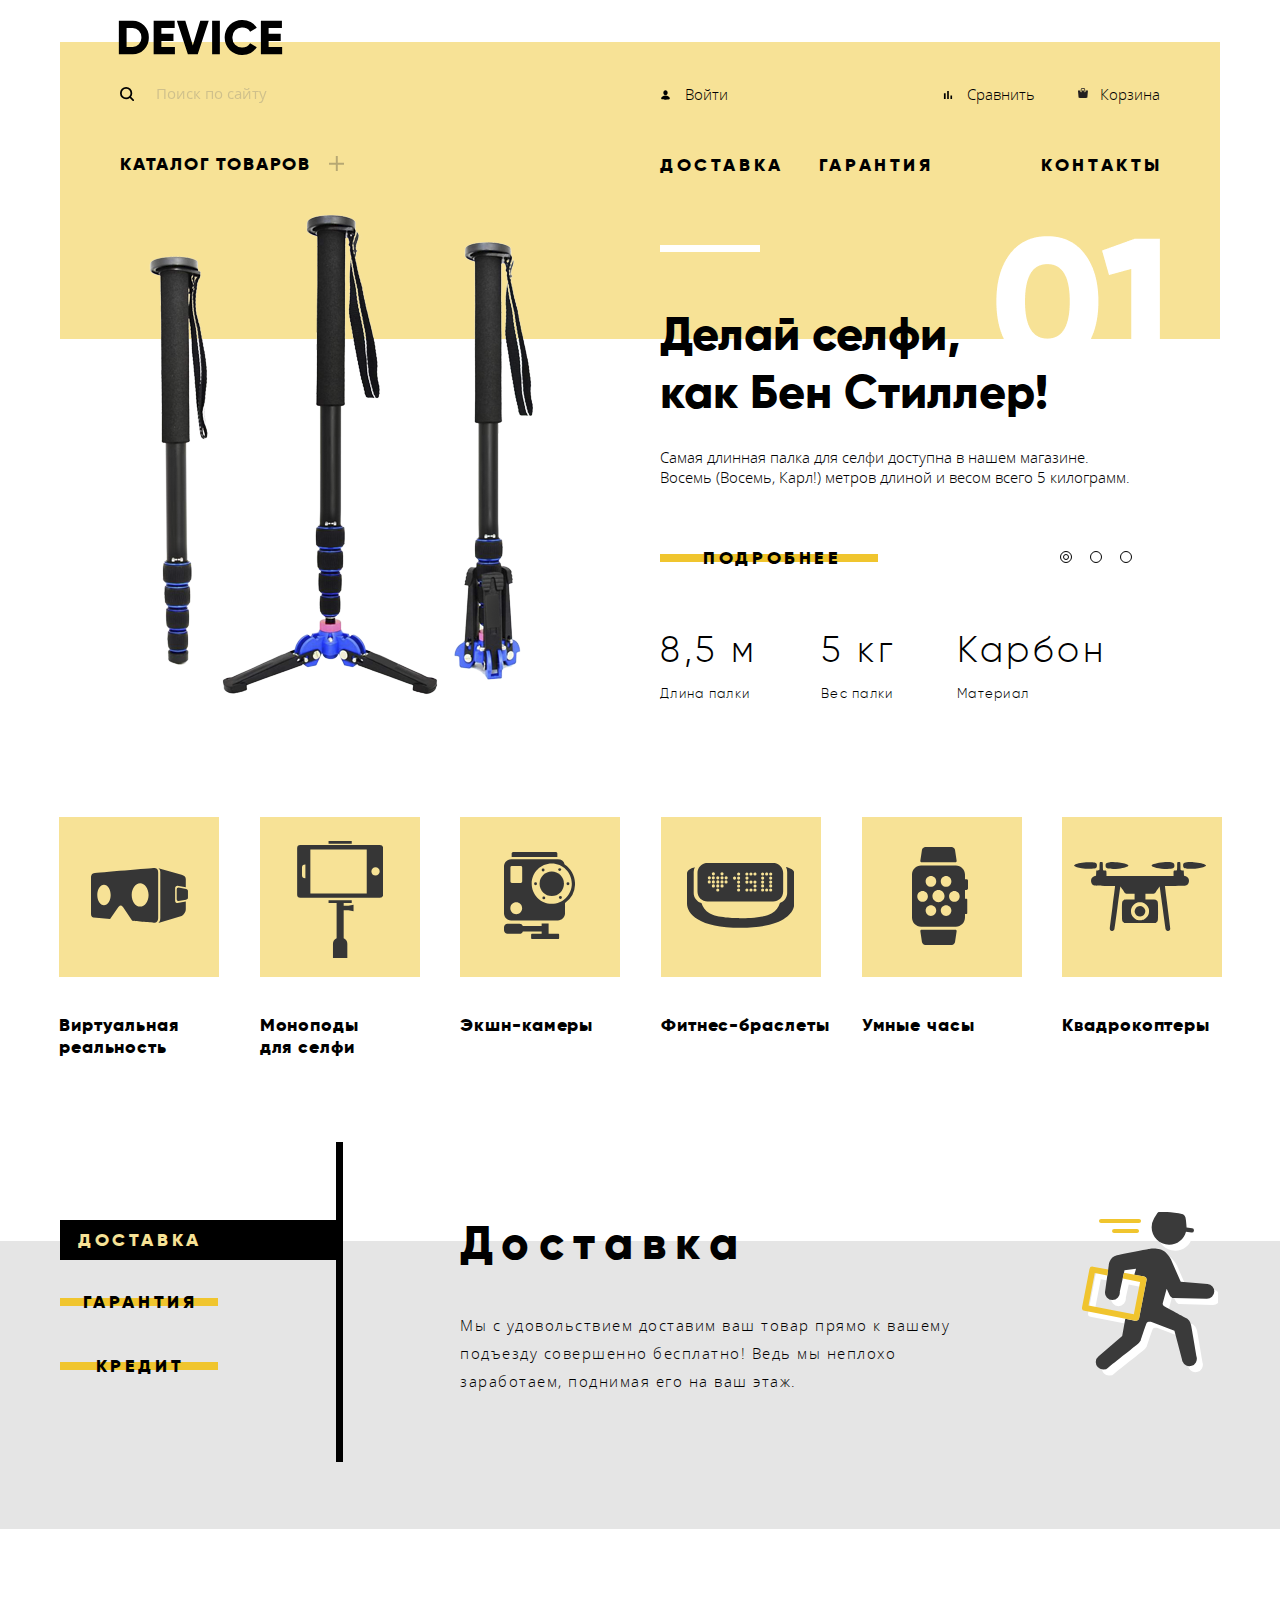
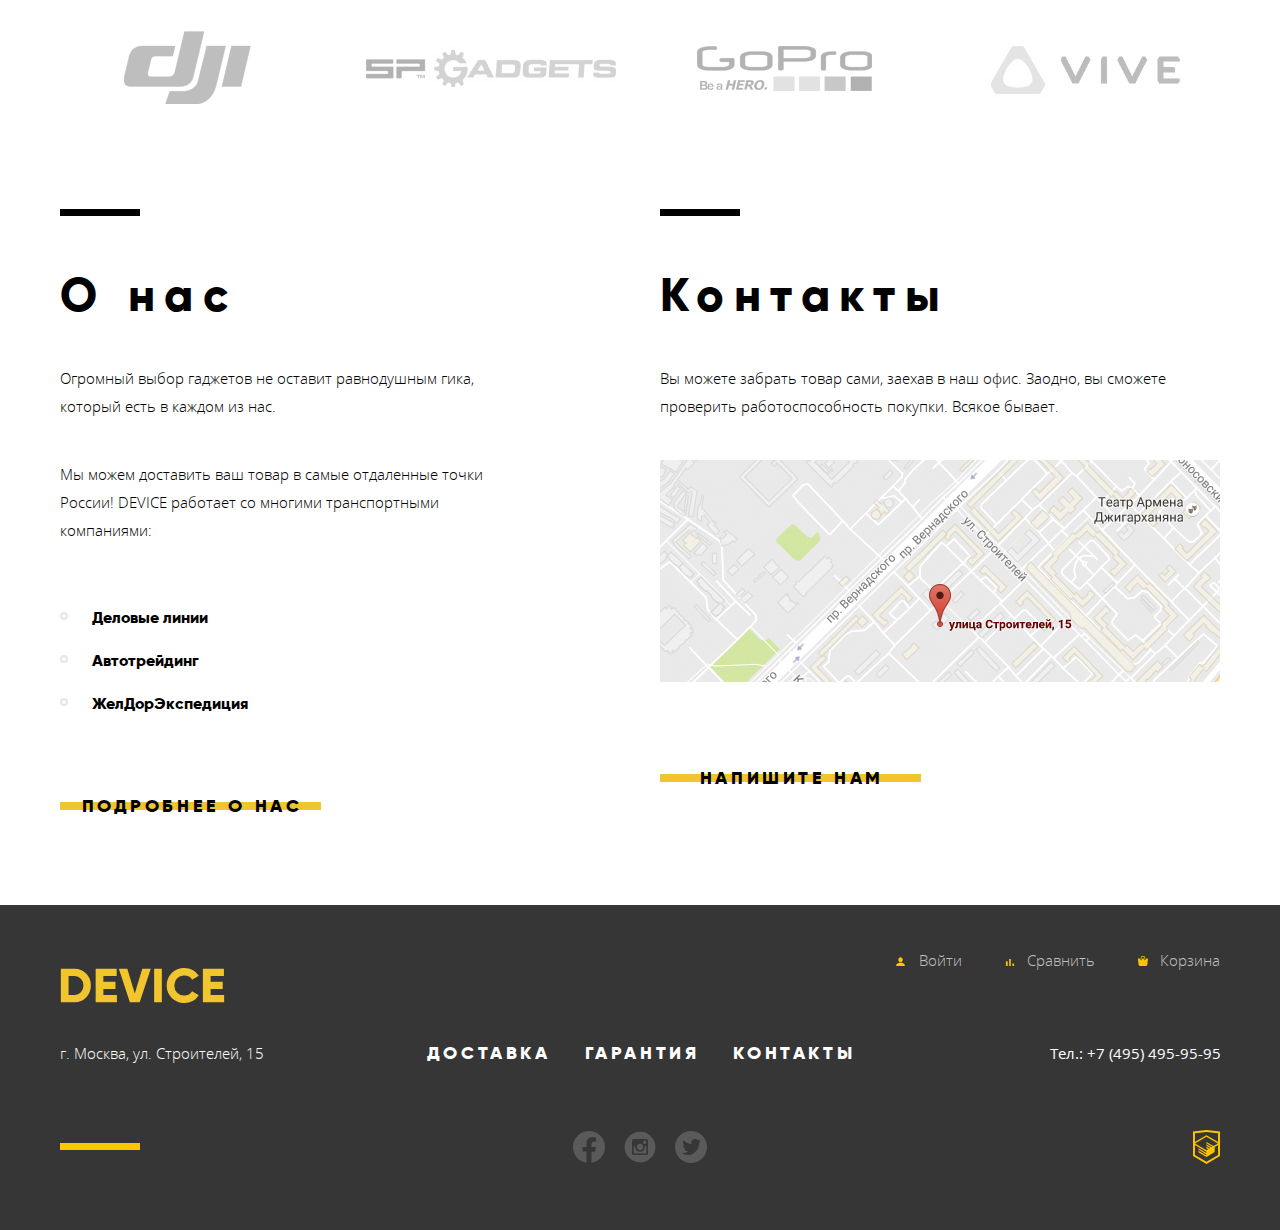
<file: index.html>
<!DOCTYPE html>
<html lang="ru">

<head>
  <meta charset="utf-8">
  <link rel="stylesheet" href="css/normalize.css">
  <link rel="stylesheet" href="css/style.min.css">
  <title>HTML Academy: Девайс</title>
</head>

<body>

  <header class="main-header container">

    <a class="logo">
      <svg width="165px" height="35px" xmlns="http://www.w3.org/2000/svg" viewBox="0 0 164 35">
        <title class="logo-title">Device</title>
        <path
          d="M.35.7v33.6h13.532a15.723 15.723 0 0011.72-4.824A16.464 16.464 0 0030.314 17.5a16.465 16.465 0 00-4.712-11.976A15.723 15.723 0 0013.882.7zm7.733 26.208V8.089h5.8a8.648 8.648 0 016.5 2.568 9.412 9.412 0 012.489 6.84 9.41 9.41 0 01-2.489 6.84 8.646 8.646 0 01-6.5 2.568h-5.8zm34.8-5.952h12.082v-7.3H42.879V8.089H56.17V.7H35.146v33.6h21.265v-7.392H42.879v-5.952zM79.226 34.3L90.245.7h-8.458l-7.491 24.72L66.805.7h-8.457l11.019 33.6zm14.4 0h7.733V.7h-7.733zm38.615-1.416a15.514 15.514 0 006.041-5.688l-6.67-3.84a7.488 7.488 0 01-3.165 3.024 9.874 9.874 0 01-4.664 1.1 9.594 9.594 0 01-7.177-2.736 9.907 9.907 0 01-2.682-7.248 9.908 9.908 0 012.682-7.248 9.594 9.594 0 017.177-2.736 9.914 9.914 0 014.64 1.08 7.6 7.6 0 013.189 3.048l6.67-3.84a15.881 15.881 0 00-6.09-5.688 17.419 17.419 0 00-8.409-2.088 17.12 17.12 0 00-17.592 17.472 17.12 17.12 0 0017.589 17.476 17.519 17.519 0 008.458-2.088zm17.881-11.928h12.082v-7.3h-12.085V8.089h13.29V.7h-21.022v33.6h21.264v-7.392h-13.532v-5.952z" />
      </svg>
    </a>

    <nav class="main-menu">
      <div class="user-menu-wrap">
        <form action="https://echo.htmlacademy.ru" method="POST" name="main-search" class="search-top">
          <label for="search-field" class="visually-hidden">Поиск по сайту</label>
          <input type="search" name="search" id="search-field" class="search-field" placeholder="Поиск по сайту">
          <button class="search-button" type="submit">Найти</button>
        </form>
        <ul class="user-menu user-login">
          <li>
            <a class="link user-login--link user-icon-header" href="#">Войти</a>
          </li>

        </ul>
        <ul class="user-menu user-menu-card">
          <li class="user-menu-card--compare">
            <a class="link user-menu-card--compare-link user-icon-header" href="#">Сравнить</a></li>
          <li class="user-menu-card--basket">
            <a class="link user-menu-card--basket-link user-icon-header" href="#">Корзина</a>
          </li>
        </ul>
      </div>

      <ul class="site-navigation top-navigation">
        <li>
          <ul class="catalog-top-menu">
            <li class="top-navigation-item--dropdown">
              <a href="#" class="link top-navigation--first site-navigation-link"><span>каталог товаров</span></a>
              <ul>
                <li class="catalog-menu sub-menu">
                  <ul class="sub-menu-list">
                    <li>
                      <a class="link" href="#">Виртуальная реальность</a>
                    </li>
                    <li>
                      <a class="link" href="monopods.html">Моноподы для селфи</a>
                    </li>
                    <li>
                      <a class="link" href="#">Экшн-камеры</a>
                    </li>
                  </ul>
                  <ul class="sub-menu-list">
                    <li>
                      <a class="link" href="#">Фитнес-браслеты</a>
                    </li>
                    <li>
                      <a class="link" href="#">Умные часы</a>
                    </li>
                  </ul>
  
                  <ul class="sub-menu-list">
                    <li>
                      <a class="link" href="#">Квадрокоптер</a>
                    </li>
                  </ul>
                </li>
              </ul>
  
            </li>
          </ul>
        </li>
        <li>
          <ul class="top-navigation-list">
            <li class="top-navigation-item"><a class="link site-navigation-link" href="#">доставка</a></li>
            <li class="top-navigation-item"><a class="link site-navigation-link" href="#">гарантия</a></li>
            <li class='top-navigation-item'><a class="link site-navigation-link" href="#">контакты</a></li>
          </ul>
        </li>

      </ul>
      
    </nav>

  </header>

  <main>
    <h1 class="visually-hidden">Интернет магазин Device</h1>
    <section class="promo">
      <div class="container">
        <h2 class="visually-hidden">Слайдер с предложениями</h2>
        <ul class="sliders">
          <li class="slider-item slider-item--active">
            <img src="img/slider-1.png" width="384" height="486" alt="Селфи палка">
            <div class="slider-content">
              <p class="slider-header">Делай селфи, <br>
                как Бен Стиллер! </p>
              <p class="slider-text">Самая длинная палка для селфи доступна в нашем магазине.
                Восемь (Восемь, Карл!) метров длиной и весом всего 5 килограмм.</p>
              <a class="link button button-custom" href="#">подробнее</a>

              <ul class="slider-params">
                <li class="slider-params-item">
                  <p class="slider-params-title">8,5 м</p>
                  <p class="slider-params-text">Длина палки</p>
                </li>
                <li class="slider-params-item">
                  <p class="slider-params-title">5 кг</p>
                  <p class="slider-params-text">Вес палки</p>
                </li>
                <li class="slider-params-item">
                  <p class="slider-params-title">Карбон</p>
                  <p class="slider-params-text">Материал</p>
                </li>
              </ul>
            </div>
          </li>
          <li class="slider-item">
            <img src="img/slider-2.png" width="345" height="485" alt="Фитнес браслет">
            <div class="slider-content">
              <p class="slider-header">Худеем <br>
                правильно! </p>
              <p class="slider-text">Мотивирующие фитнес-браслеты помогут найти в себе силы <br>
                не пропускать занятия и соблюдать диету.</p>
              <a class="link button button-custom" href="#">подробнее</a>

              <ul class="slider-params">
                <li class="slider-params-item">
                  <p class="slider-params-title">48 часов</p>
                  <p class="slider-params-text">Без подзарядки</p>
                </li>

              </ul>
            </div>
          </li>
          <li class="slider-item">
            <img src="img/slider-3.png" width="526" height="334" alt="Квадрокоптер">
            <div class="slider-content">
              <p class="slider-header">Порхает как бабочка, жалит как пчела!</p>
              <p class="slider-text">Этот обычный, на первый взгляд, квадрокоптер оснащен <br>
                мощным лазером, замаскированным под стандартную камеру.
              </p>
              <a class="link button button-custom" href="#">подробнее</a>

              <ul class="slider-params">
                <li class="slider-params-item">
                  <p class="slider-params-title">800 м</p>
                  <p class="slider-params-text">Дальность полета</p>
                </li>
                <li class="slider-params-item">
                  <p class="slider-params-title">50 м</p>
                  <p class="slider-params-text">Радиус поражения</p>
                </li>

              </ul>
            </div>
          </li>

        </ul>

        <ul class="slider-navigation">
          <li>
            <a href="#" class="slider-navigation--active"><span class="visually-hidden">Слайдер 1</span></a>
          </li>
          <li>
            <a href="#"><span class="visually-hidden">Слайдер 2</span></a>
          </li>
          <li>
            <a href="#"><span class="visually-hidden">Слайдер 3</span></a>
          </li>
        </ul>
      </div>
    </section>

    <section class="popular">
      <div class="container">
        <h3 class="visually-hidden">Категории товаров</h3>
        <ul class="popular-list">
          <li class="popular-item">
            <a href="#" class="link popular-link">Виртуальная
              реальность</a>
          </li>
          <li class="popular-item">
            <a href="#" class="link popular-link">Моноподы <br>для селфи</a>
          </li>
          <li class="popular-item">
            <a href="#" class="link popular-link">Экшн-камеры</a>
          </li>
          <li class="popular-item">
            <a href="#" class="link popular-link">Фитнес-браслеты</a>
          </li>
          <li class="popular-item">
            <a href="#" class="link popular-link">Умные часы</a>
          </li>
          <li class="popular-item">
            <a href="#" class="link popular-link">Квадрокоптеры</a>
          </li>
        </ul>
      </div>
    </section>

    <section class="services">
      <div class="container">
        <h3 class="visually-hidden">Сервисная информация</h3>
        <ul class="service-navigation">
          <li class="service-navigation-item">
            <a href="#" class="link button button-custom button-service  button-service--active">Доставка</a>
          </li>
          <li class="service-navigation-item">
            <a href="#" class="link button button-custom button-service">Гарантия</a>
          </li>
          <li class="service-navigation-item">
            <a href="#" class="link button button-custom button-service">Кредит</a>
          </li>
        </ul>

        <ul class="service-list">
          <li class="service-item service-delivery service-item--active">
            <p class="service-title">Доставка</p>
            <p class="service-text">Мы с удовольствием доставим ваш товар прямо к вашему
              подъезду совершенно бесплатно! Ведь мы неплохо <br>
              заработаем, поднимая его на ваш этаж.</p>
          </li>
          <li class="service-item service-warranty">
            <p class="service-title">Гарантия</p>
            <p class="service-text">Если из-за возгорания купленного у нас товара у вас сгорит дом — <br>
              не переживайте, мы выдадим вам новый. <br>
              Товар, не дом, конечно же.</p>
          </li>
          <li class="service-item service-loan">
            <p class="service-title">Кредит</p>
            <p class="service-text">Залезть в долговую яму стало проще! Кредитные консультанты
              подберут для вас наиболее выгодные
              условия кредита. Выгодные для нашего банка, разумеется.</p>
          </li>
        </ul>
      </div>
    </section>

    <section class="brands">
      <div class="container">
        <h3 class="visually-hidden">Бренды</h3>
        <ul class="brands-list">
          <li class="brands-item">
            <a href="#">
              <img src="img/logo-1.png" width="260" height="100" alt="dji ">
            </a>
          </li>
          <li class="brands-item">
            <a href="#">
              <img src="img/logo-2.png" width="260" height="100" alt="spGadgets">
            </a>
          </li>
          <li class="brands-item">
            <a href="#">
              <img src="img/logo-3.png" width="260" height="100" alt="GoPRO">
            </a>
          </li>
          <li class="brands-item">
            <a href="#">
              <img src="img/logo-4.png" width="260" height="100" alt="Vive">
            </a>
          </li>
        </ul>
      </div>
    </section>

    <section class="about-us">
      <div class="container">
        <h3 class="visually-hidden">Контактная информация</h3>
        <section class="info">
          <h3>О нас</h3>
          <p>Огромный выбор гаджетов не оставит равнодушным гика,
            который есть в каждом из нас.</p>
          <p>Мы можем доставить ваш товар в самые отдаленные точки
            России! DEVICE работает со многими транспортными компаниями:</p>

          <ul class="info-list">
            <li>Деловые линии</li>
            <li>Автотрейдинг</li>
            <li>ЖелДорЭкспедиция</li>
          </ul>
          <a href="#" class="link button button-custom">подробнее о нас</a>
        </section>
        <section class="main-contact">
          <h3>Контакты</h3>
          <p>Вы можете забрать товар сами, заехав в наш офис. Заодно, вы сможете
            проверить работоспособность покупки. Всякое бывает.</p>
          <a class="map-link" href="map.html">
            <img src="img/map.png" width="560" height="222" alt="Адрес магазина - г. Москва, ул. Строителей, 15">
          </a>
          <a href="#" class="link button button-custom feedback">напишите нам</a>
        </section>
      </div>
    </section>
  </main>

  <footer class="main-footer">
    <div class="logo-and-menu-wrapper container">
      <a class="logo">
        <svg width="165px" height="35px" xmlns="http://www.w3.org/2000/svg" viewBox="0 0 164 35" fill="#F0C52E">
          <title class="logo-title">Device</title>
          <path
            d="M.35.7v33.6h13.532a15.723 15.723 0 0011.72-4.824A16.464 16.464 0 0030.314 17.5a16.465 16.465 0 00-4.712-11.976A15.723 15.723 0 0013.882.7zm7.733 26.208V8.089h5.8a8.648 8.648 0 016.5 2.568 9.412 9.412 0 012.489 6.84 9.41 9.41 0 01-2.489 6.84 8.646 8.646 0 01-6.5 2.568h-5.8zm34.8-5.952h12.082v-7.3H42.879V8.089H56.17V.7H35.146v33.6h21.265v-7.392H42.879v-5.952zM79.226 34.3L90.245.7h-8.458l-7.491 24.72L66.805.7h-8.457l11.019 33.6zm14.4 0h7.733V.7h-7.733zm38.615-1.416a15.514 15.514 0 006.041-5.688l-6.67-3.84a7.488 7.488 0 01-3.165 3.024 9.874 9.874 0 01-4.664 1.1 9.594 9.594 0 01-7.177-2.736 9.907 9.907 0 01-2.682-7.248 9.908 9.908 0 012.682-7.248 9.594 9.594 0 017.177-2.736 9.914 9.914 0 014.64 1.08 7.6 7.6 0 013.189 3.048l6.67-3.84a15.881 15.881 0 00-6.09-5.688 17.419 17.419 0 00-8.409-2.088 17.12 17.12 0 00-17.592 17.472 17.12 17.12 0 0017.589 17.476 17.519 17.519 0 008.458-2.088zm17.881-11.928h12.082v-7.3h-12.085V8.089h13.29V.7h-21.022v33.6h21.264v-7.392h-13.532v-5.952z" />
        </svg>
      </a>
      <ul class="user-menu user-menu--footer">
        <li class="user-menu-item--login">
          <a class="link user-menu--link user-menu--footer-link" href="#">
            Войти</a>
        </li>
        <li class="user-menu-item--chart">
          <a class="link user-menu-item--chart-link user-menu--footer-link" href="#">Сравнить</a>
        </li>
        <li class="user-menu-item--basket">
          <a class="link user-menu-item--basket-link user-menu--footer-link" href="#">Корзина</a>
        </li>
      </ul>
    </div>

    <div class="container address-and-menu-wrapper">
      <p class="footer-address">г. Москва, ул. Строителей, 15</p>
      <ul class="site-navigation site-navigation--footer">
        <li>
          <a class="link site-navigation-link" href="#">доставка</a>
        </li>
        <li>
          <a class="link site-navigation-link" href="#">гарантия</a>
        </li>
        <li>
          <a class="link site-navigation-link" href="#">контакты</a>
        </li>

      </ul>
      <a class="link footer-tel" href="tel:+74954959595">Тел.: +7 (495) 495-95-95</a>
    </div>
    <div class="social-wrapper container">
      <div class="decoration-line"></div>
      <ul class="social">
        <li class="social-item">
          <a href="#">
            <svg width="32" height="32" viewBox="0 0 32 32" fill="none" xmlns="http://www.w3.org/2000/svg">
              <path
                d="M31.9973 16C31.9973 7.16267 24.8347 0 15.9987 0C7.16267 0 0 7.16267 0 16C0 23.984 5.85067 30.6027 13.4987 31.8027V20.624H9.43733V15.9987H13.4987V12.4747C13.4987 8.464 15.888 6.24933 19.5413 6.24933C21.292 6.24933 23.1227 6.56133 23.1227 6.56133V10.4987H21.1067C19.12 10.4987 18.5 11.732 18.5 12.9973V16H22.9373L22.228 20.6253H18.5V31.804C26.148 30.604 31.9987 23.9853 31.9987 16H31.9973Z"
                fill="white" fill-opacity="0.6" />
            </svg>


            <span class="visually-hidden">facebook</span>
          </a>
        </li>
        <li class="social-item">
          <a href="#">
            <svg width="32" height="32" viewBox="0 0 32 32" fill="none" xmlns="http://www.w3.org/2000/svg">
              <path
                d="M20.7999 16.0001C20.7999 17.2732 20.2942 18.4941 19.3941 19.3943C18.4939 20.2944 17.273 20.8001 15.9999 20.8001C14.7269 20.8001 13.506 20.2944 12.6058 19.3943C11.7057 18.4941 11.1999 17.2732 11.1999 16.0001C11.1999 15.7265 11.2287 15.4593 11.2783 15.2001H9.59995V21.5953C9.59995 22.0401 9.95995 22.4001 10.4047 22.4001H21.5967C21.8099 22.3997 22.0142 22.3147 22.1648 22.1639C22.3154 22.013 22.3999 21.8085 22.3999 21.5953V15.2001H20.7215C20.7711 15.4593 20.7999 15.7265 20.7999 16.0001ZM15.9999 19.2001C16.4203 19.2 16.8365 19.1171 17.2248 18.9562C17.6131 18.7952 17.9659 18.5594 18.263 18.2621C18.5602 17.9648 18.7958 17.6119 18.9566 17.2235C19.1174 16.8351 19.2001 16.4189 19.1999 15.9985C19.1998 15.5782 19.1169 15.162 18.956 14.7737C18.795 14.3854 18.5592 14.0326 18.2619 13.7355C17.9646 13.4383 17.6117 13.2026 17.2233 13.0419C16.8349 12.8811 16.4187 12.7984 15.9983 12.7985C15.1494 12.7987 14.3354 13.1362 13.7353 13.7366C13.1352 14.337 12.7981 15.1512 12.7983 16.0001C12.7986 16.849 13.136 17.6631 13.7364 18.2632C14.3368 18.8633 15.151 19.2003 15.9999 19.2001ZM19.8399 12.6401H21.7583C21.8858 12.6401 22.0081 12.5896 22.0983 12.4996C22.1886 12.4097 22.2395 12.2876 22.2399 12.1601V10.2417C22.2399 10.114 22.1892 9.99151 22.0989 9.90119C22.0086 9.81088 21.8861 9.76014 21.7583 9.76014H19.8399C19.7122 9.76014 19.5897 9.81088 19.4994 9.90119C19.4091 9.99151 19.3583 10.114 19.3583 10.2417V12.1601C19.3599 12.4241 19.5759 12.6401 19.8399 12.6401ZM15.9999 0.640137C11.9262 0.640137 8.01934 2.25842 5.13879 5.13898C2.25823 8.01954 0.639946 11.9264 0.639946 16.0001C0.639946 20.0739 2.25823 23.9807 5.13879 26.8613C8.01934 29.7419 11.9262 31.3601 15.9999 31.3601C18.0171 31.3601 20.0144 30.9628 21.878 30.1909C23.7415 29.419 25.4348 28.2876 26.8611 26.8613C28.2874 25.435 29.4188 23.7417 30.1907 21.8782C30.9626 20.0146 31.3599 18.0172 31.3599 16.0001C31.3599 13.983 30.9626 11.9857 30.1907 10.1221C29.4188 8.25856 28.2874 6.56528 26.8611 5.13898C25.4348 3.71267 23.7415 2.58126 21.878 1.80935C20.0144 1.03743 18.0171 0.640137 15.9999 0.640137ZM23.9999 22.2225C23.9999 23.2001 23.1999 24.0001 22.2223 24.0001H9.77755C8.79995 24.0001 7.99995 23.2001 7.99995 22.2225V9.77774C7.99995 8.80014 8.79995 8.00014 9.77755 8.00014H22.2223C23.1999 8.00014 23.9999 8.80014 23.9999 9.77774V22.2225Z"
                fill="white" fill-opacity="0.6" />
            </svg>

            <span class="visually-hidden">instagram</span>
          </a>
        </li>
        <li class="social-item">
          <a href="#">
            <svg width="32" height="32" viewBox="0 0 32 32" fill="none" xmlns="http://www.w3.org/2000/svg">
              <path
                d="M16 32C13.8333 32 11.7604 31.5781 9.78125 30.7344C7.80208 29.8906 6.09896 28.7552 4.67188 27.3281C3.24479 25.901 2.10938 24.1979 1.26562 22.2188C0.421875 20.2396 0 18.1667 0 16C0 13.8333 0.421875 11.7604 1.26562 9.78125C2.10938 7.80208 3.24479 6.09896 4.67188 4.67188C6.09896 3.24479 7.80208 2.10938 9.78125 1.26562C11.7604 0.421875 13.8333 0 16 0C18.1667 0 20.2396 0.421875 22.2188 1.26562C24.1979 2.10938 25.901 3.24479 27.3281 4.67188C28.7552 6.09896 29.8906 7.80208 30.7344 9.78125C31.5781 11.7604 32 13.8333 32 16C32 18.1667 31.5781 20.2396 30.7344 22.2188C29.8906 24.1979 28.7552 25.901 27.3281 27.3281C25.901 28.7552 24.1979 29.8906 22.2188 30.7344C20.2396 31.5781 18.1667 32 16 32ZM25.4062 8C25.2812 8.0625 25.0938 8.17708 24.8438 8.34375L24.2344 8.75L23.6562 9.0625L23 9.28125C22.2292 8.42708 21.2812 8 20.1562 8C17.7188 8 16.5 9.02083 16.5 11.0625V12.9062C13.1458 12.7396 10.5729 11.5104 8.78125 9.21875C8.26042 9.76042 8 10.3542 8 11C8 12.375 8.51042 13.4167 9.53125 14.125C9.40625 14.125 9.22917 14.1354 9 14.1562C8.77083 14.1771 8.58854 14.1771 8.45312 14.1562C8.31771 14.1354 8.16667 14.0833 8 14C8 14.9583 8.25521 15.7552 8.76562 16.3906C9.27604 17.026 9.97917 17.4375 10.875 17.625C10.6667 17.875 10.375 18 10 18C9.66667 18 9.375 17.9062 9.125 17.7188C9.125 18.5312 9.51562 19.1615 10.2969 19.6094C11.0781 20.0573 11.9583 20.2917 12.9375 20.3125C12.5625 20.875 12.0156 21.2969 11.2969 21.5781C10.5781 21.8594 9.8125 22 9 22C8.70833 22 8.30729 21.9271 7.79688 21.7812C7.28646 21.6354 7.02083 21.5625 7 21.5625C7.33333 22.2292 8.01562 22.8021 9.04688 23.2812C10.0781 23.7604 11.3854 24 12.9688 24C14.3646 24 15.6667 23.7552 16.875 23.2656C18.0833 22.776 19.1146 22.125 19.9688 21.3125C20.8229 20.5 21.5573 19.5729 22.1719 18.5312C22.7865 17.4896 23.2448 16.4115 23.5469 15.2969C23.849 14.1823 24 13.0833 24 12C24 11.9583 24.125 11.8698 24.375 11.7344C24.625 11.599 24.9167 11.4167 25.25 11.1875C25.5833 10.9583 25.8333 10.7188 26 10.4688C24.875 10.4688 24.125 10.4896 23.75 10.5312C24.4792 10.0938 25.0312 9.25 25.4062 8Z"
                fill="white" fill-opacity="0.6" />
            </svg>

            <span class="visually-hidden">twitter</span>
          </a>
        </li>
      </ul>
      <a class="developer" href="https://up.htmlacademy.ru/htmlcss/28">
        <img src="img/logo-html.svg" width="27" height="34" alt="HTMLACADEMY">
      </a>
    </div>
  </footer>

  <section class="modal modal-map">
    <h3 class="visually-hidden">Карта с адресом магазина</h3>
    <iframe aria-label="г. Москва, ул. Строителей, 15" src="https://www.google.com/maps/embed?pb=!1m18!1m12!1m3!1d2249.1125488779985!2d37.527429315923776!3d55.6870309805358!2m3!1f0!2f0!3f0!3m2!1i1024!2i768!4f13.1!3m3!1m2!1s0x46b54cf65f5c8955%3A0x694710ccd55501e!2z0YPQuy4g0KHRgtGA0L7QuNGC0LXQu9C10LksIDE1LCDQnNC-0YHQutCy0LAsINCg0L7RgdGB0LjRjywgMTE5MzEx!5e0!3m2!1sru!2sus!4v1593927855156!5m2!1sru!2sus" width="994" allowfullscreen="" aria-hidden="false" tabindex="0"></iframe>
    
    <button class="button--close" type="button" aria-label="Закрыть окно">X</button>
  </section>

  <section class="modal modal-form">
    <div class="container">
      <h3 class="visually-hidden">Форма обратной свзяи</h3>
      <form action="https://echo.htmlacademy.ru" method="POST" name="write-us">
        <div class="first-block">
          <p>
            <label for="name-field">Ваше имя:</label> <br>
            <input type="text" name="name" id="name-field" placeholder="Имя Фамилия">
          </p>
          <p>
            <label for="email-field">Ваш e-mail:</label> <br>
            <input type="email" name="email" id="email-field" placeholder="email@example.com">
          </p>
        </div>
        <p class="modal-letter">
          <label for="letter-field">Текст письма:</label> <br>
          <textarea name="letter" id="letter-field" cols="30" rows="10" placeholder="В свободной форме"></textarea>
        </p>
        <p>
          <button class="button modal-button" type="submit">отправить</button>
        </p>
      </form>
      <button class="button--close modal-form--close" type="button" aria-label="Закрыть окно">X</button>
    </div>
  </section>
  <script src="js/script.min.js"></script>
</body>

</html>
</file>
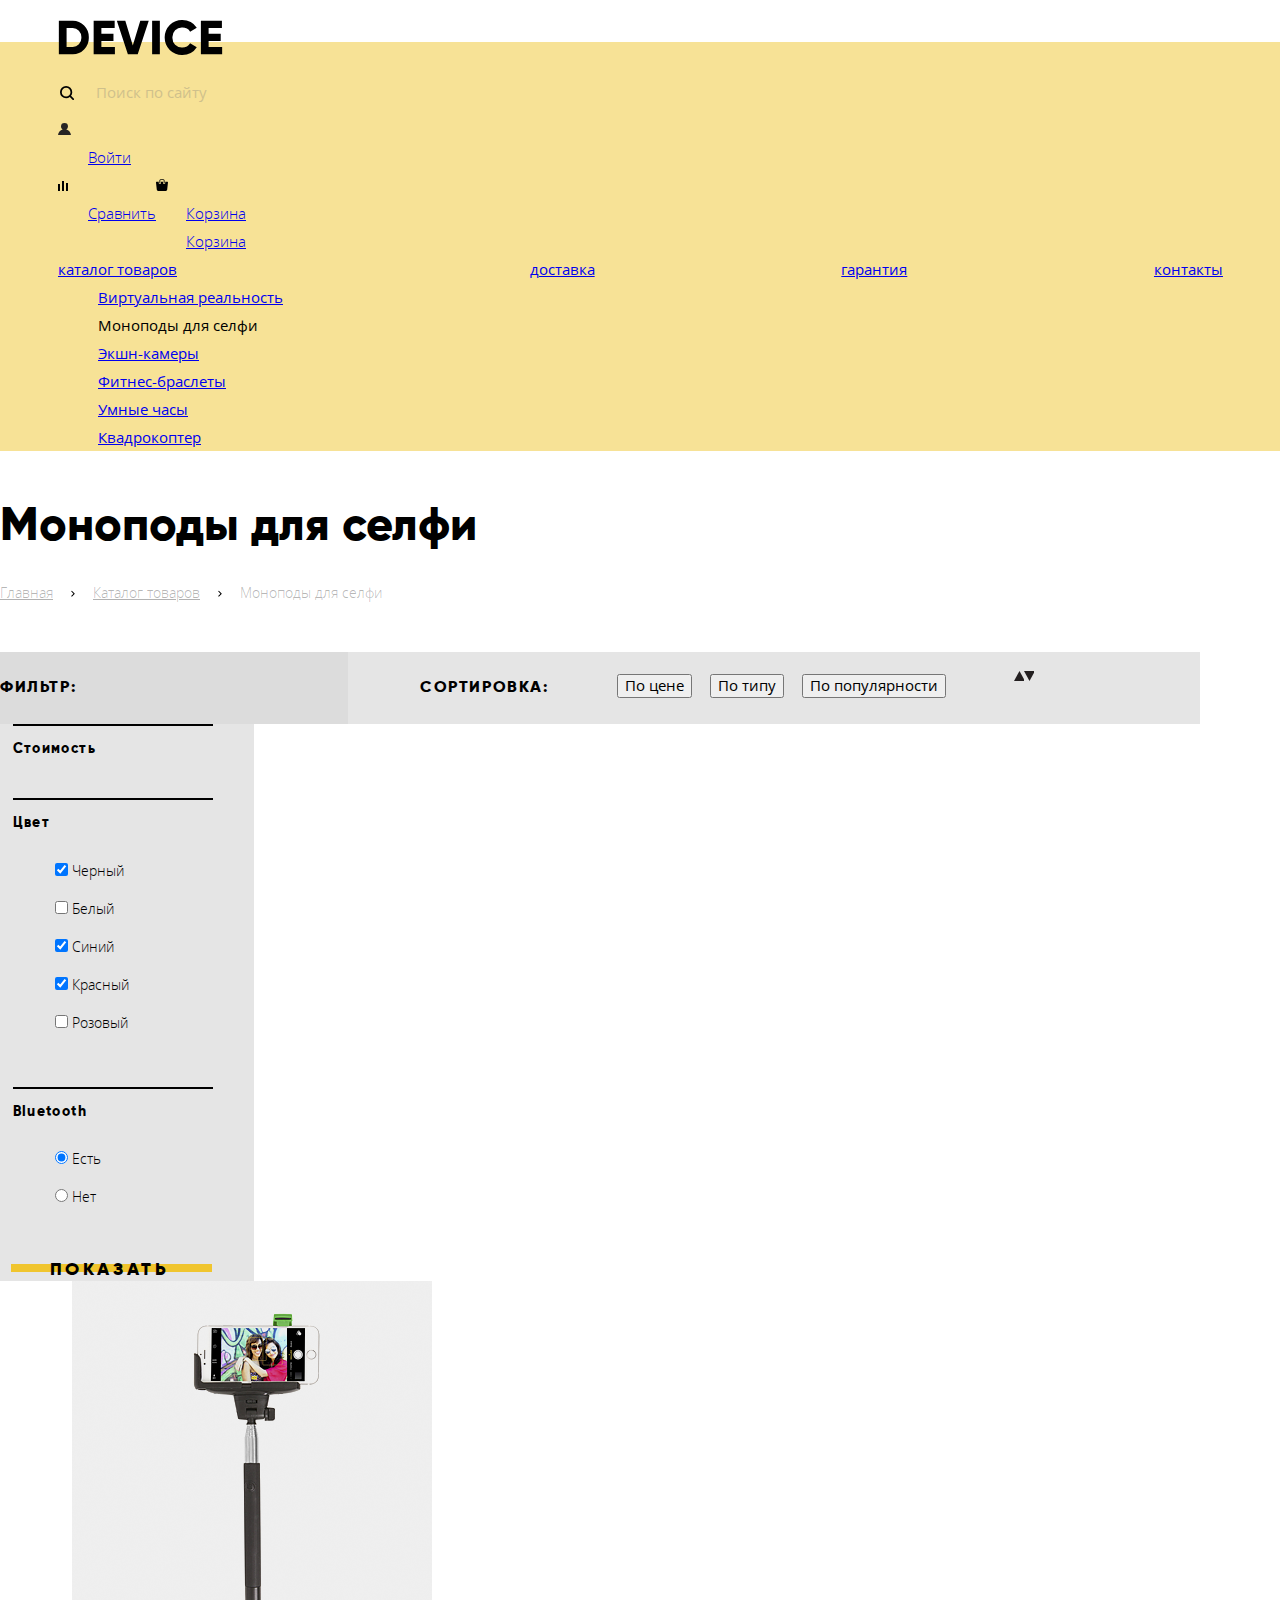
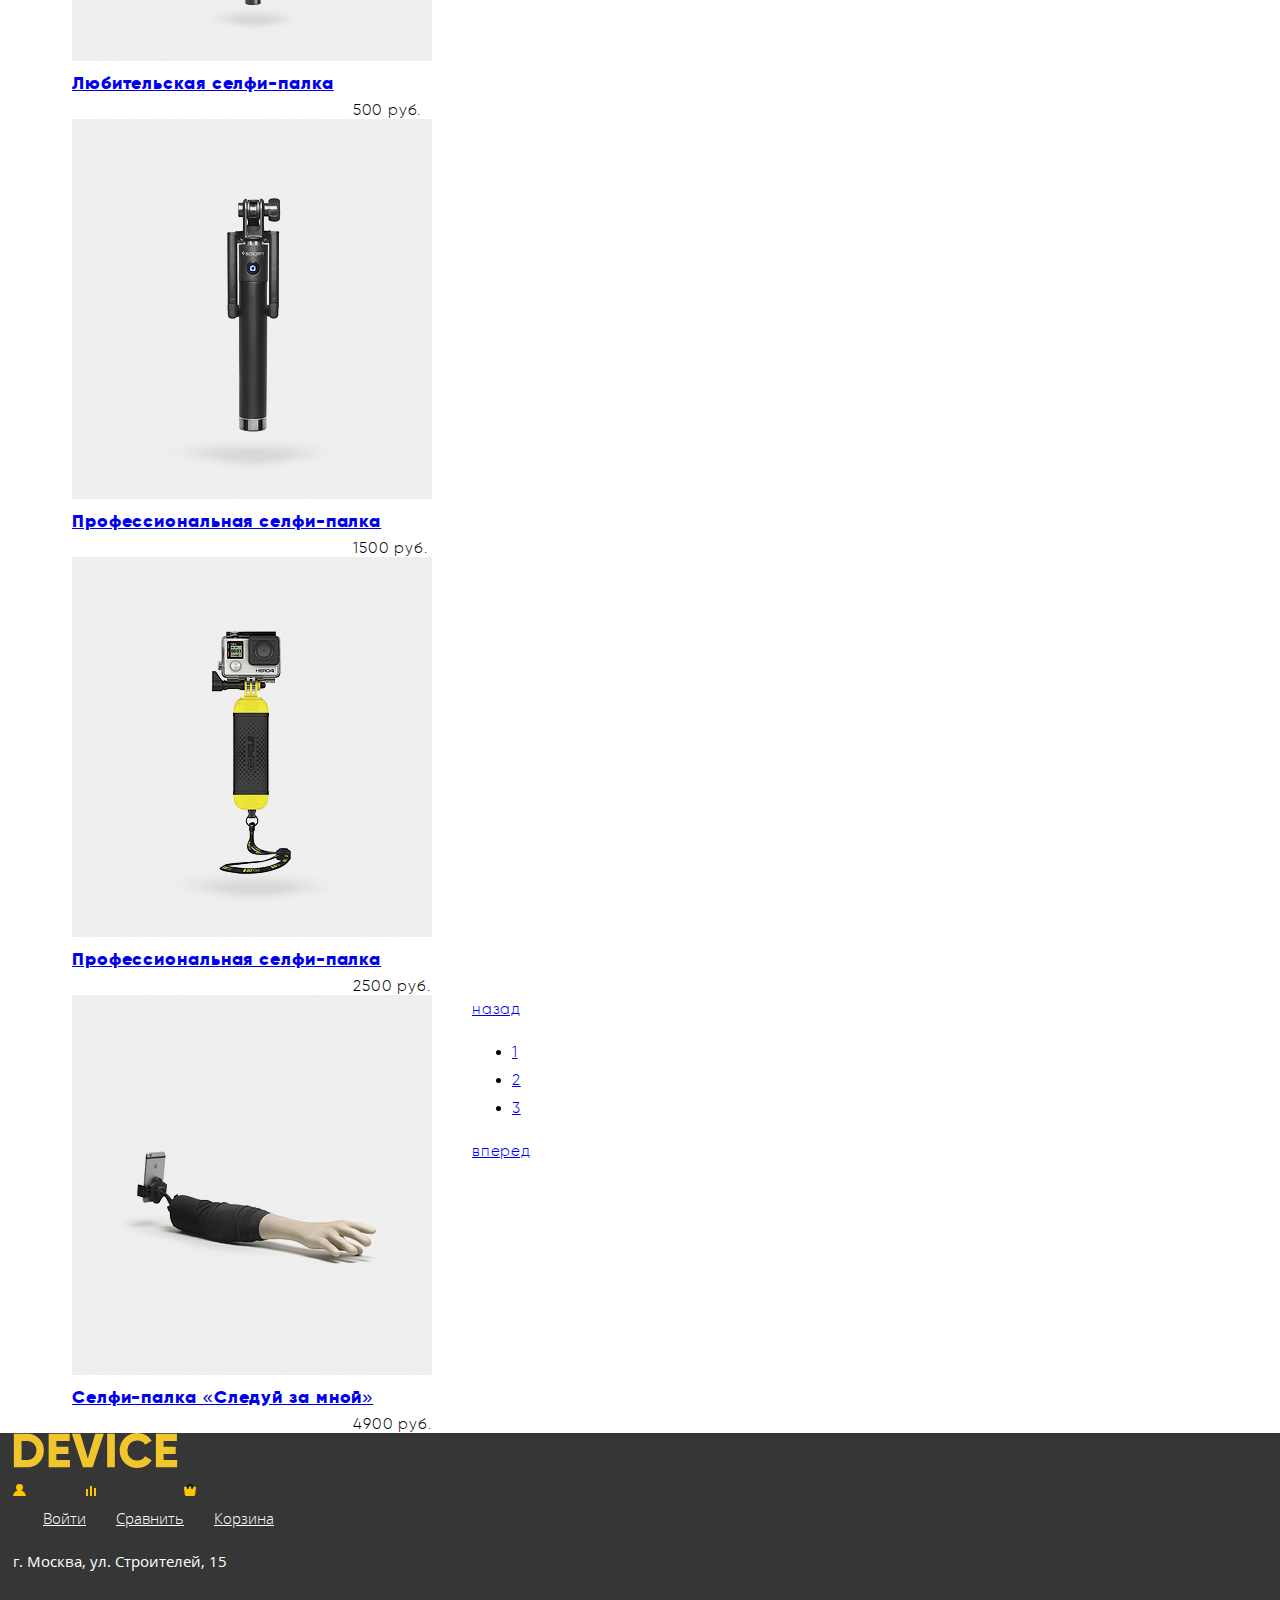
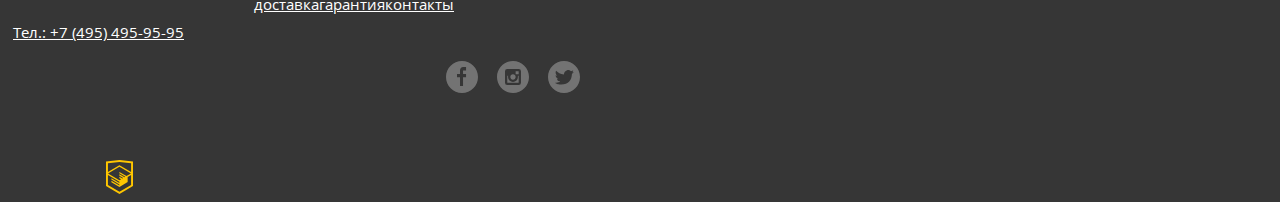
<file: catalog.html>
<!DOCTYPE html>
<html lang="en">

<head>
  <meta charset="UTF-8">
  <meta name="viewport" content="width=device-width, initial-scale=1.0">
  <link rel="stylesheet" href="css/normalize.css">
  <link rel="stylesheet" href="css/style.css">
  <title>HTML Academy: Девайс - Каталог</title>
</head>

<body>
  <header class="main-header">
    <a class="logo" href="index.html">
      <svg width="165px" height="35px" xmlns="http://www.w3.org/2000/svg" viewBox="0 0 164 35">
        <title id="logo-title">Device</title>
        <path
          d="M.35.7v33.6h13.532a15.723 15.723 0 0011.72-4.824A16.464 16.464 0 0030.314 17.5a16.465 16.465 0 00-4.712-11.976A15.723 15.723 0 0013.882.7zm7.733 26.208V8.089h5.8a8.648 8.648 0 016.5 2.568 9.412 9.412 0 012.489 6.84 9.41 9.41 0 01-2.489 6.84 8.646 8.646 0 01-6.5 2.568h-5.8zm34.8-5.952h12.082v-7.3H42.879V8.089H56.17V.7H35.146v33.6h21.265v-7.392H42.879v-5.952zM79.226 34.3L90.245.7h-8.458l-7.491 24.72L66.805.7h-8.457l11.019 33.6zm14.4 0h7.733V.7h-7.733zm38.615-1.416a15.514 15.514 0 006.041-5.688l-6.67-3.84a7.488 7.488 0 01-3.165 3.024 9.874 9.874 0 01-4.664 1.1 9.594 9.594 0 01-7.177-2.736 9.907 9.907 0 01-2.682-7.248 9.908 9.908 0 012.682-7.248 9.594 9.594 0 017.177-2.736 9.914 9.914 0 014.64 1.08 7.6 7.6 0 013.189 3.048l6.67-3.84a15.881 15.881 0 00-6.09-5.688 17.419 17.419 0 00-8.409-2.088 17.12 17.12 0 00-17.592 17.472 17.12 17.12 0 0017.589 17.476 17.519 17.519 0 008.458-2.088zm17.881-11.928h12.082v-7.3h-12.085V8.089h13.29V.7h-21.022v33.6h21.264v-7.392h-13.532v-5.952z" />
      </svg>

    </a>
    <nav class="main-menu">
      <div>
        <form action="https://echo.htmlacademy.ru" method="POST" name="main-search">
          <label for="search-field" class="visually-hidden">Поиск по сайту</label>
          <input type="search" name="search" id="search-field" class="search-field" placeholder="Поиск по сайту">
          <button type="submit" class="search-button button">Найти</button>
        </form>
        <ul class="user-menu">
          <li>
            <svg xmlns="http://www.w3.org/2000/svg" width="13" height="12">
              <path fill="#272525"
                d="M.032 12h12.937c-.163-2.643-2.074-4.837-4.671-5.543a3.47 3.47 0 001.687-2.972 3.485 3.485 0 00-6.97 0c0 1.264.68 2.361 1.688 2.972C2.106 7.163.194 9.357.032 12z" />
              </svg>
            <a href="#">Войти</a></li>
        </ul>
        <ul class="user-menu">
          <li>
            <svg xmlns="http://www.w3.org/2000/svg" width="10" height="10">
              <path d="M8 2h1.984v8H8zM0 3h1.984v7H0zm4-3h2v10H4z" /></svg>
            <a href="#">Сравнить</a>
          </li>
          <li>
            <svg xmlns="http://www.w3.org/2000/svg" width="12" height="12">
              <path
                d="M11.864 3.017a.429.429 0 00-.327-.154H9.225V4.09c0 .563-.484 1.022-1.08 1.022-.594 0-1.078-.458-1.078-1.022V2.863H4.909V4.09c0 .563-.485 1.022-1.08 1.022-.595 0-1.078-.458-1.078-1.022V2.863H.438a.43.43 0 00-.327.154.472.472 0 00-.108.358l.776 7.134c.015.806.642 1.455 1.411 1.455h7.595c.77 0 1.396-.649 1.411-1.455l.776-7.134a.476.476 0 00-.108-.358z" />
              <path
                d="M3.829 4.499c.239 0 .433-.184.433-.409V1.84c0-.632.672-1.022 1.295-1.022h1.079c.655 0 1.078.401 1.078 1.022v2.25c0 .225.194.409.431.409.239 0 .433-.184.433-.409V1.84C8.577.773 7.761 0 6.636 0H5.557c-1.19 0-2.159.826-2.159 1.84v2.25c0 .225.194.409.431.409z" />
              </svg><a href="#">Корзина</a>
            <a href="#">Корзина</a>
          </li>
        </ul>
      </div>
      <ul class="site-navigation">
        <li>
          <a href="#">каталог товаров</a>
          <div>
            <ul>
              <li>
                <a href="#">Виртуальная реальность</a>
              </li>
              <li>
                <a>Моноподы для селфи</a>
              </li>
              <li>
                <a href="#">Экшн-камеры</a>
              </li>
            </ul>
            <ul>
              <li>
                <a href="#">Фитнес-браслеты</a>
              </li>
              <li>
                <a href="#">Умные часы</a>
              </li>
            </ul>

            <ul>
              <li>
                <a href="#">Квадрокоптер</a>
              </li>
            </ul>
          </div>
        </li>
        <li><a href="#">доставка</a></li>
        <li><a href="#">гарантия</a></li>
        <li><a href="#">контакты</a></li>
      </ul>


    </nav>


  </header>

  <main>

    <section class="breadcrumbs">
      <h1 class="breadcrumb-title">Моноподы для селфи</h1>
      <ul class="breadcrumbs-list">
        <li class="breadcrumb-item">
          <a href="#">Главная</a>
        </li>
        <li class="breadcrumb-item">
          <a href="#">Каталог товаров</a>
        </li>
        <li class="breadcrumb-item">
          <a>Моноподы для селфи</a>
        </li>
      </ul>
    </section>
    <section class="sorting-top">
      <h2 class="visually-hidden">Фильтры каталога</h2>
      <div class="sorting-left">
        <p class="header-filter-title">фильтр:</p>
      </div>
      <div class="sorting">
        <p class="header-filter-title">сортировка:</p>
        <ul class="sorting-list">
          <li class="sorting-option">
            <button>По цене</button>
          </li>
          <li class="sorting-option">
            <button>По типу</button>
          </li>
          <li class="sorting-option">
            <button>По популярности</button>
          </li>
        </ul>
        <ul class="sorting-list">
          <li class="sorting-arrow">
            <a href="#" class="sorting-btn sorting-up active">
              <span class="visually-hidden">Вверх</span>
            </a>
          </li>
          <li class="sorting-arrow">
            <a href="#" class="sorting-btn sorting-down">
              <span class="visually-hidden">Вниз</span>
            </a>
          </li>
        </ul>
      </div>
    </section>
    <aside class="left-filter">
      <action="#" method="POST">
        <fieldset class="filter-section">
          <legend>Стоимость</legend>
          <!-- Я не знаю как это верстать! -->
        </fieldset>

        <fieldset class="filter-section">
          <legend>Цвет</legend>
          <ul class="filter-section-list">
            <li>
              <input type="checkbox" name="black" id="black-field" checked>
              <label for="black-field">Черный</label>
            </li>
            <li>
              <input type="checkbox" name="white" id="white-field">
              <label for="white-field">Белый</label>
            </li>
            <li>
              <input type="checkbox" name="blue" id="blue-field" checked>
              <label for="blue-field">Синий</label>
            </li>
            <li>
              <input type="checkbox" name="red" id="red-field" checked>
              <label for="red-field">Красный</label>
            </li>
            <li>
              <input type="checkbox" name="pink" id="pink-field">
              <label for="pink-field">Розовый</label>
            </li>
          </ul>
        </fieldset>

        <fieldset class="filter-section">
          <legend>Bluetooth</legend>
          <ul class="filter-section-list">
            <li>
              <input type="radio" name="bluetooth" value="bluetooth-true" id="bluetooth-true-field" checked>
              <label for="bluetooth-true-field">Есть</label>
            </li>
            <li>
              <input type="radio" name="bluetooth" id="bluetooth-false-field" value="bluetooth-false">
              <label for="bluetooth-false-field">Нет</label>
            </li>
          </ul>
        </fieldset>
        <button type="submit" class="button button-custom">Показать</button>
        </form>
    </aside>
    <section class="main-catalog">
      <h3 class="visually-hidden">Список товаров</h3>
      <article class="catalog-item">
        <img src="img/catalog/item-1.png" width="360" height="380" alt="Любительская селфи-палка">
        <div class="catalog-modal">
          <a href="#" class="catalog-item-add-to-card">в корзину</a>
          <a href="#" class="catalog-item-compare">Добавить к сравнению</a>
        </div>
        <a href="#" class="catalog-item-title">Любительская селфи-палка </a>
        <span class="catalog-item-price">500 руб.</span>
      </article>
      <article class="catalog-item">
        <img src="img/catalog/item-2.png" width="360" height="380" alt="Профессиональная 
        селфи-палка ">
        <div class="catalog-modal">
          <a href="#" class="catalog-item-add-to-card">в корзину</a>
          <a href="#" class="catalog-item-compare">Добавить к сравнению</a>
        </div>
        <a href="#" class="catalog-item-title">Профессиональная селфи-палка </a>
        <span class="catalog-item-price">1500 руб.</span>
      </article>
      <article class="catalog-item">
        <img src="img/catalog/item-3.png" width="360" height="380" alt="Профессиональная 
        селфи-палка ">
        <div class="catalog-modal">
          <a href="#" class="catalog-item-add-to-card">в корзину</a>
          <a href="#" class="catalog-item-compare">Добавить к сравнению</a>
        </div>
        <a href="#" class="catalog-item-title">Профессиональная селфи-палка </a>
        <span class="catalog-item-price">2500 руб.</span>
      </article>
      <article class="catalog-item">
        <img src="img/catalog/item-4.png" width="360" height="380" alt="Селфи-палка «Следуй за мной»">
        <div class="catalog-modal">
          <a href="#" class="catalog-item-add-to-card">в корзину</a>
          <a href="#" class="catalog-item-compare">Добавить к сравнению</a>
        </div>
        <a href="#" class="catalog-item-title">Селфи-палка «Следуй за мной» </a>
        <span class="catalog-item-price">4900 руб.</span>
      </article>
      <section>
        <a href="#">назад</a>
        <ul>
          <li>
            <a href="#">1</a>
          </li>
          <li>
            <a href="#">2</a>
          </li>
          <li>
            <a href="#">3</a>
          </li>
        </ul>
        <a href="#">вперед</a>
      </section>
    </section>
  </main>
  <footer class="main-footer">
    <div>
      <a class="logo">
        <svg width="165px" height="35px" xmlns="http://www.w3.org/2000/svg" viewBox="0 0 164 35" fill="#F0C52E">
          <title id="logo-title">Device</title>
          <path
            d="M.35.7v33.6h13.532a15.723 15.723 0 0011.72-4.824A16.464 16.464 0 0030.314 17.5a16.465 16.465 0 00-4.712-11.976A15.723 15.723 0 0013.882.7zm7.733 26.208V8.089h5.8a8.648 8.648 0 016.5 2.568 9.412 9.412 0 012.489 6.84 9.41 9.41 0 01-2.489 6.84 8.646 8.646 0 01-6.5 2.568h-5.8zm34.8-5.952h12.082v-7.3H42.879V8.089H56.17V.7H35.146v33.6h21.265v-7.392H42.879v-5.952zM79.226 34.3L90.245.7h-8.458l-7.491 24.72L66.805.7h-8.457l11.019 33.6zm14.4 0h7.733V.7h-7.733zm38.615-1.416a15.514 15.514 0 006.041-5.688l-6.67-3.84a7.488 7.488 0 01-3.165 3.024 9.874 9.874 0 01-4.664 1.1 9.594 9.594 0 01-7.177-2.736 9.907 9.907 0 01-2.682-7.248 9.908 9.908 0 012.682-7.248 9.594 9.594 0 017.177-2.736 9.914 9.914 0 014.64 1.08 7.6 7.6 0 013.189 3.048l6.67-3.84a15.881 15.881 0 00-6.09-5.688 17.419 17.419 0 00-8.409-2.088 17.12 17.12 0 00-17.592 17.472 17.12 17.12 0 0017.589 17.476 17.519 17.519 0 008.458-2.088zm17.881-11.928h12.082v-7.3h-12.085V8.089h13.29V.7h-21.022v33.6h21.264v-7.392h-13.532v-5.952z" />
        </svg>
      </a>
      <ul class="user-menu">
        <li>
          <svg xmlns="http://www.w3.org/2000/svg" width="13" height="12">
            <path fill="#FFC600"
              d="M.032 12h12.937c-.163-2.643-2.074-4.837-4.671-5.543a3.47 3.47 0 001.687-2.972 3.485 3.485 0 00-6.97 0c0 1.264.68 2.361 1.688 2.972C2.106 7.163.194 9.357.032 12z" />
            </svg>
          <a href="#">
            Войти</a>
        </li>
        <li>
          <svg xmlns="http://www.w3.org/2000/svg" width="10" height="10">
            <path fill="#FFC600" d="M8 2h1.984v8H8zM0 3h1.984v7H0zm4-3h2v10H4z" /></svg>
          <a href="#">Сравнить</a>
        </li>
        <li>
          <svg xmlns="http://www.w3.org/2000/svg" width="12" height="12">
            <path fill="#FFC600"
              d="M11.864 3.017a.429.429 0 00-.327-.154H9.225V4.09c0 .563-.484 1.022-1.08 1.022-.594 0-1.078-.458-1.078-1.022V2.863H4.909V4.09c0 .563-.485 1.022-1.08 1.022-.595 0-1.078-.458-1.078-1.022V2.863H.438a.43.43 0 00-.327.154.472.472 0 00-.108.358l.776 7.134c.015.806.642 1.455 1.411 1.455h7.595c.77 0 1.396-.649 1.411-1.455l.776-7.134a.476.476 0 00-.108-.358z" />
            <path
              d="M3.829 4.499c.239 0 .433-.184.433-.409V1.84c0-.632.672-1.022 1.295-1.022h1.079c.655 0 1.078.401 1.078 1.022v2.25c0 .225.194.409.431.409.239 0 .433-.184.433-.409V1.84C8.577.773 7.761 0 6.636 0H5.557c-1.19 0-2.159.826-2.159 1.84v2.25c0 .225.194.409.431.409z" />
            </svg>
          <a href="#">Корзина</a>
        </li>
      </ul>
    </div>

    <div>
      <p>г. Москва, ул. Строителей, 15</p>
      <ul class="site-navigation">
        <li>
          <a href="#">доставка</a>
        </li>
        <li>
          <a href="#">гарантия</a>
        </li>
        <li>
          <a href="#">контакты</a>
        </li>
      </ul>
      <a href="tel:+74954959595">Тел.: +7 (495) 495-95-95</a>
    </div>
    <div>
      <ul class="social">
        <li class="social-item">
          <a href="#">
            <svg xmlns="http://www.w3.org/2000/svg" width="32" height="32">
              <path fill="#FFF"
                d="M16 0C7.164 0 0 7.163 0 16s7.164 16 16 16c8.837 0 16-7.164 16-16S24.837 0 16 0zm4.062 9.455h-3.021v3.444h3.021v3.445h-3.021v8.61H14.02v-8.61H11v-3.445h3.021V9.455c0-1.902 1.353-3.445 3.021-3.445h3.021v3.445z" />
              </svg>
            <span class="visually-hidden">facebook</span>
          </a>
        </li>
        <li class="social-item">
          <a href="#">
            <svg xmlns="http://www.w3.org/2000/svg" width="32" height="32">
              <g fill="#FFF">
                <path
                  d="M20.916 16a4.938 4.938 0 11-9.877 0c0-.394.051-.773.138-1.14h-.897v6.838h11.396V14.86h-.897c.086.367.137.746.137 1.14z" />
                <path
                  d="M15.978 18.659c1.466 0 2.659-1.193 2.659-2.659s-1.193-2.659-2.659-2.659c-1.466 0-2.659 1.193-2.659 2.659s1.192 2.659 2.659 2.659zm2.659-8.357h3.039v3.039h-3.039z" />
                <path
                  d="M16 0C7.164 0 0 7.164 0 16c0 8.837 7.164 16 16 16 8.837 0 16-7.163 16-16 0-8.836-7.163-16-16-16zm7.955 21.698a2.285 2.285 0 01-2.279 2.279H10.279A2.285 2.285 0 018 21.698V10.302a2.286 2.286 0 012.279-2.279h11.396a2.286 2.286 0 012.279 2.279v11.396z" />
              </g>
            </svg>
            <span class="visually-hidden">instagram</span>
          </a>
        </li>
        <li class="social-item">
          <a href="#">
            <svg xmlns="http://www.w3.org/2000/svg" width="32" height="32">
              <path fill="#FFF"
                d="M16 0C7.164 0 0 7.164 0 16c0 8.837 7.164 16 16 16 8.837 0 16-7.163 16-16 0-8.836-7.163-16-16-16zm7.944 12.809c-.251 6.516-3.463 10.832-10.992 10.702h-.486c-.447 0-4.543-.443-5.344-1.823 2.479.19 4.247-.406 5.12-1.136-1.048-.289-2.923-.461-3.251-2.848.384.104.618.221 1.299.113-1.307-.824-2.758-1.519-2.679-3.643.311.317 1.164.518 1.46.457-.768-.233-2.149-3.244-.974-4.781 1.984 1.79 4.075 3.482 7.804 3.643.227-2.214 1.24-3.699 3.168-4.325 1.84-.479 3.255.26 3.901 1.138.737-.224 1.453-.466 2.193-.685-.004.833-.569 1.463-.935 1.709.747.165 1.423-.475 1.423-.475-.184.963-1.094 1.725-1.707 1.954z" />
              </svg>
            <span class="visually-hidden">twitter</span>
          </a>
        </li>
      </ul>
      <a class="developer" href="https://up.htmlacademy.ru/htmlcss/28">
        <img src="img/logo-html.svg" width="26.94" height="34" alt="HTMLACADEMY">
      </a>
    </div>
  </footer>

</body>

</html>
</file>
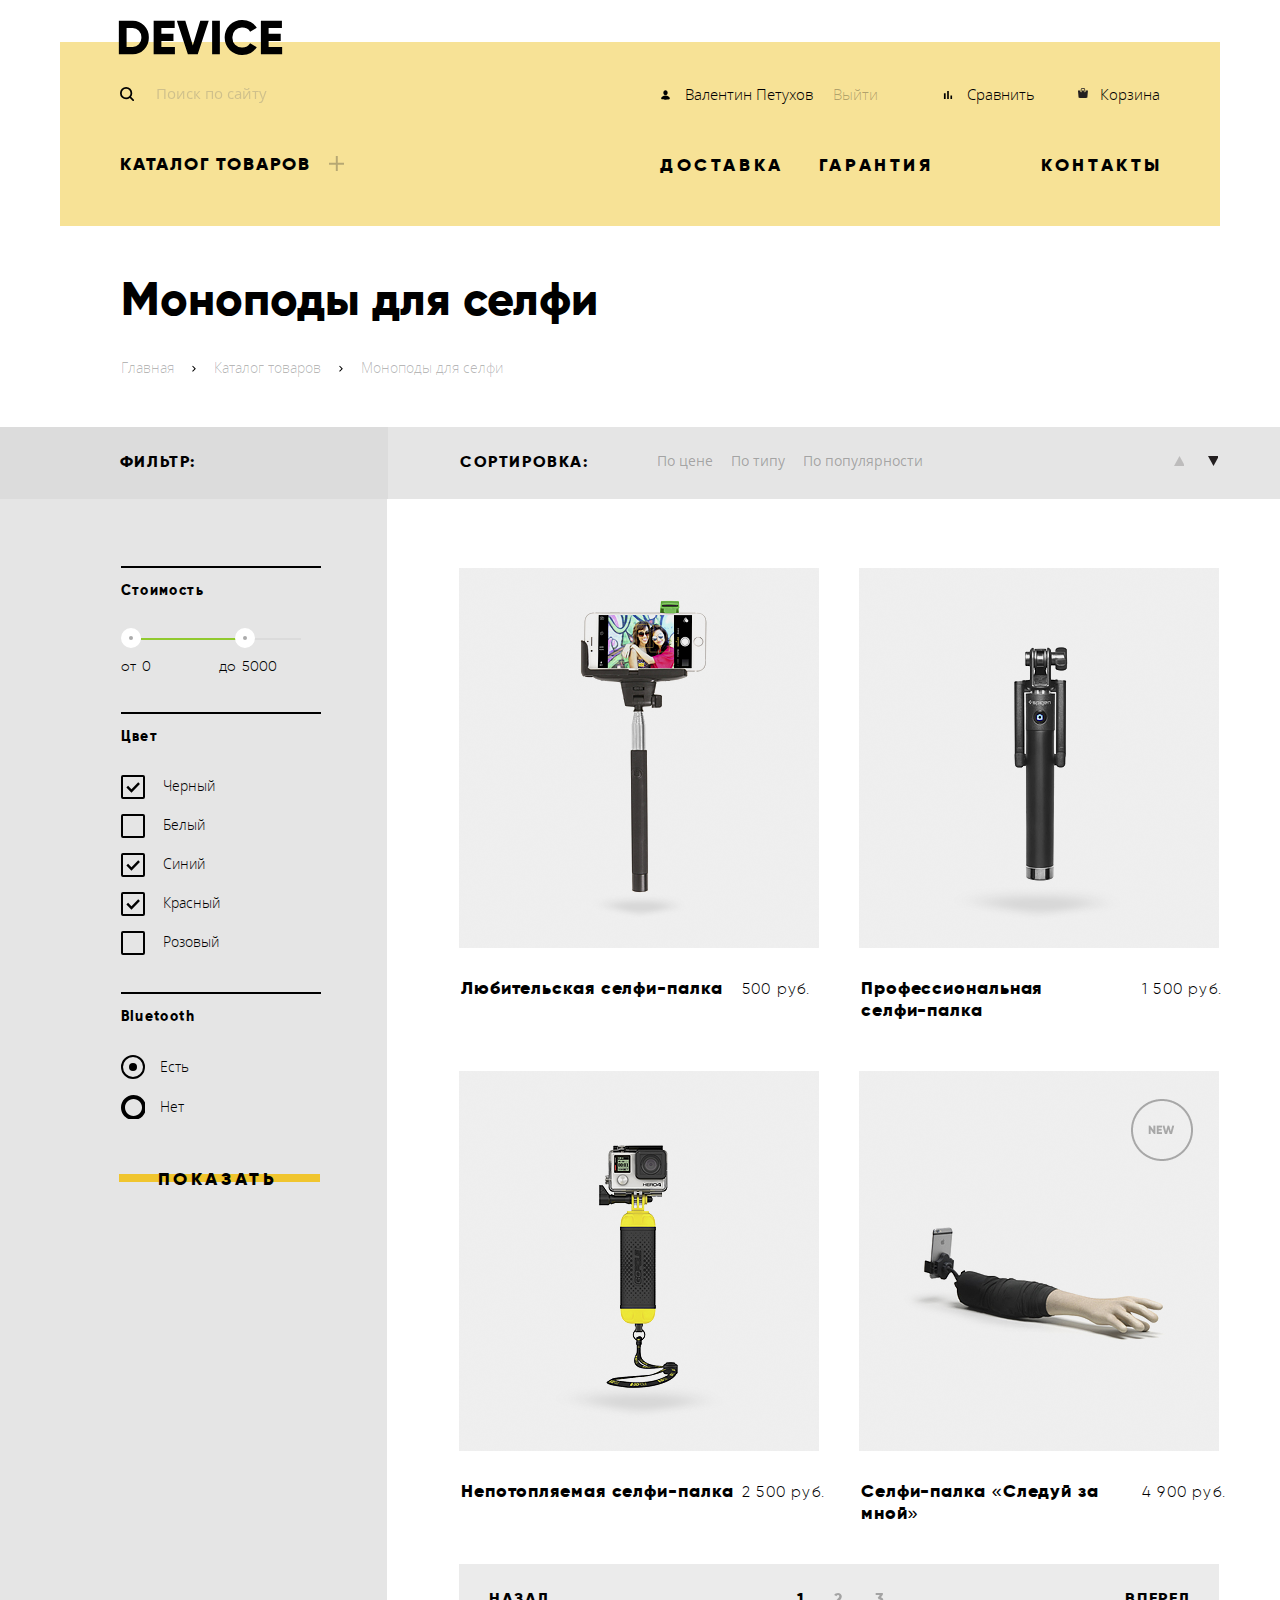
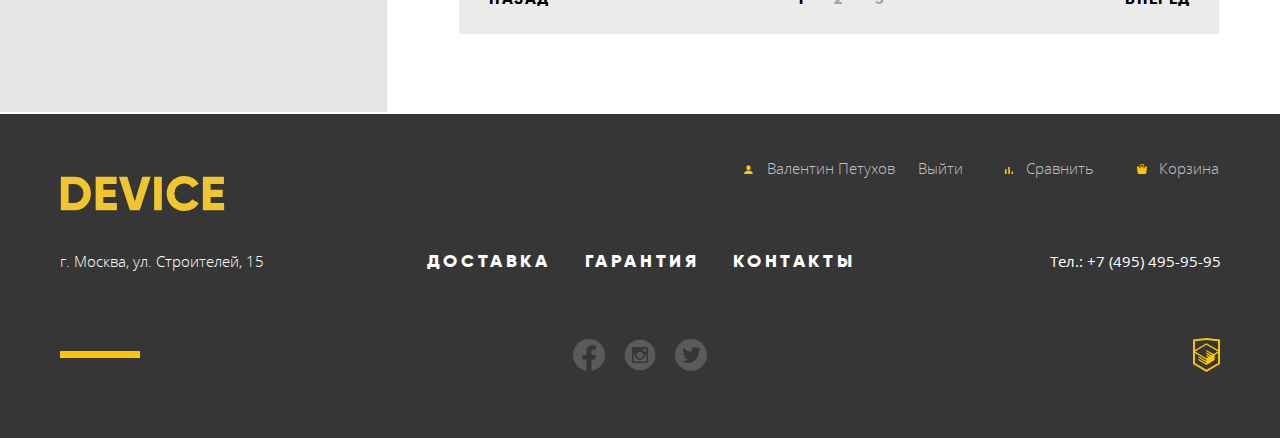
<file: monopods.html>
<!DOCTYPE html>
<html lang="en">

<head>
  <meta charset="UTF-8">
  <meta name="viewport" content="width=device-width, initial-scale=1.0">
  <link rel="stylesheet" href="css/normalize.css">
  <link rel="stylesheet" href="css/style.min.css">
  <title>HTML Academy: Девайс - Каталог</title>
</head>

<body class="inner-html">
  <header class="main-header container">

    <a href="index.html" class="logo">
      <svg width="165px" height="35px" xmlns="http://www.w3.org/2000/svg" viewBox="0 0 164 35">
        <title id="logo-title">Device</title>
        <path
          d="M.35.7v33.6h13.532a15.723 15.723 0 0011.72-4.824A16.464 16.464 0 0030.314 17.5a16.465 16.465 0 00-4.712-11.976A15.723 15.723 0 0013.882.7zm7.733 26.208V8.089h5.8a8.648 8.648 0 016.5 2.568 9.412 9.412 0 012.489 6.84 9.41 9.41 0 01-2.489 6.84 8.646 8.646 0 01-6.5 2.568h-5.8zm34.8-5.952h12.082v-7.3H42.879V8.089H56.17V.7H35.146v33.6h21.265v-7.392H42.879v-5.952zM79.226 34.3L90.245.7h-8.458l-7.491 24.72L66.805.7h-8.457l11.019 33.6zm14.4 0h7.733V.7h-7.733zm38.615-1.416a15.514 15.514 0 006.041-5.688l-6.67-3.84a7.488 7.488 0 01-3.165 3.024 9.874 9.874 0 01-4.664 1.1 9.594 9.594 0 01-7.177-2.736 9.907 9.907 0 01-2.682-7.248 9.908 9.908 0 012.682-7.248 9.594 9.594 0 017.177-2.736 9.914 9.914 0 014.64 1.08 7.6 7.6 0 013.189 3.048l6.67-3.84a15.881 15.881 0 00-6.09-5.688 17.419 17.419 0 00-8.409-2.088 17.12 17.12 0 00-17.592 17.472 17.12 17.12 0 0017.589 17.476 17.519 17.519 0 008.458-2.088zm17.881-11.928h12.082v-7.3h-12.085V8.089h13.29V.7h-21.022v33.6h21.264v-7.392h-13.532v-5.952z" />
      </svg>
    </a>

    <nav class="main-menu">
      <div class="user-menu-wrap">
        <form action="https://echo.htmlacademy.ru" method="POST" name="main-search" class="search-top">
          <label for="search-field" class="visually-hidden">Поиск по сайту</label>
          <input type="search" name="search" id="search-field" class="search-field" placeholder="Поиск по сайту">
          <button class="search-button" type="submit">Найти</button>
        </form>
        <ul class="user-menu user-login">
          <li>
            <a class="link user-login--link user-icon-header" href="#">Валентин Петухов</a>
          </li>
          <li class="logout">
            <a class="link" href="#">Выйти</a>
          </li>

        </ul>
        <ul class="user-menu user-menu-card">
          <li class="user-menu-card--compare">
            <a class="user-menu-card--compare-link link user-icon-header" href="#">Сравнить</a></li>
          <li class="user-menu-card--basket">
            <a class="user-menu-card--basket-link link user-icon-header" href="#">Корзина</a>
          </li>
        </ul>
      </div>

      <ul class="site-navigation top-navigation">
        <li>
          <ul class="catalog-top-menu">
            <li class="top-navigation-item--dropdown">
              <a href="#" class="link top-navigation--first site-navigation-link"><span>каталог товаров</span></a>
              <ul>
                <li class="catalog-menu sub-menu">
                  <ul class="sub-menu-list">
                    <li>
                      <a class="link" href="#">Виртуальная реальность</a>
                    </li>
                    <li>
                      <a class="link" href="#">Моноподы для селфи</a>
                    </li>
                    <li>
                      <a class="link" href="#">Экшн-камеры</a>
                    </li>
                  </ul>
                  <ul class="sub-menu-list">
                    <li>
                      <a class="link" href="#">Фитнес-браслеты</a>
                    </li>
                    <li>
                      <a class="link" href="#">Умные часы</a>
                    </li>
                  </ul>
    
                  <ul class="sub-menu-list">
                    <li>
                      <a class="link" href="#">Квадрокоптер</a>
                    </li>
                  </ul>
    
                </li>
              </ul>
    
            </li>
          </ul>
        </li>
      <li><ul class="top-navigation-list">
        <li class="top-navigation-item"><a class="link site-navigation-link" href="#">доставка</a></li>
        <li class="top-navigation-item"><a class="link site-navigation-link" href="#">гарантия</a></li>
        <li class='top-navigation-item'><a class="link site-navigation-link" href="#">контакты</a></li>
      </ul></li>
    </ul>
    </nav>
  </header>

  <main class="inner-main">

    <section class="breadcrumbs">
      <div class="container">
        <h1 class="breadcrumb-title">Моноподы для селфи</h1>
        <ul class="breadcrumbs-list">
          <li class="breadcrumb-item">
            <a class="link" href="index.html">Главная</a>
          </li>
          <li class="breadcrumb-item">
            <a class="link" href="#">Каталог товаров</a>
          </li>
          <li class="breadcrumb-item">
            <a>Моноподы для селфи</a>
          </li>
        </ul>
      </div>
    </section>
    <section class="sorting-top">
      <h2 class="visually-hidden">Фильтры каталога</h2>
      <div class="sorting-left column">
        <p class="header-filter-title">фильтр:</p>
      </div>
      <div class="sorting column">
        <p class="header-filter-title">сортировка:</p>
        <ul class="sorting-list sorting-list--links">
          <li class="sorting-option">
            <a href="#" class="link">По цене</a>
          </li>
          <li class="sorting-option">
            <a href="#" class="link">По типу</a>
          </li>
          <li class="sorting-option">
            <a href="#" class="link">По популярности</a>
          </li>
        </ul>
        <ul class="sorting-list sorting-list--arrow">
          <li class="sorting-arrow sorting-arrow--up">
            <a href="#" class="sorting-btn sorting-up active">
              <span class="visually-hidden">Вверх</span>
            </a>
          </li>
          <li class="sorting-arrow sorting-arrow--down">
            <a href="#" class="sorting-btn sorting-down">
              <span class="visually-hidden">Вниз</span>
            </a>
          </li>
        </ul>
      </div>
    </section>
    <div class="catalog">
      <aside class="left-filter column">
        <form action="https://echo.htmlacademy.ru" method="POST" name="search-filter" class="search-filter">
          <fieldset class="filter-section">
            <legend>Стоимость</legend>
            <div class="range-filter">
              <div class="range-controls">
                <div class="scale">
                  <div class="bar"></div>
                </div>
                <div class="pin pin-min"></div>
                <div class="pin pin-max"></div>
              </div>
              <div class="price-controls">
                <label class="min-price">
                  от <input type="number" name="min-price" value="0">
                </label>
                <label class="max-price">
                  до <input type="number" name="max-price" value="5000">
                </label>
              </div>
            </div>
          </fieldset>

          <fieldset class="filter-section">
            <legend>Цвет</legend>
            <ul class="filter-section-list">
              <li class="check option">
                <label for="black-field">
                  <input type="checkbox" class="check-box-input" name="black" id="black-field" checked>
                  <span class="check-box"></span>
                  <span class="check-box-text">Черный</span>

                </label>
              </li>
              <li class="check option">

                <label for="white-field">
                  <input type="checkbox" class="check-box-input" name="white" id="white-field">
                  <span class="check-box"></span>
                  <span class="check-box-text">Белый</span>

                </label>
              </li>
              <li class="check option">

                <label for="blue-field">
                  <input type="checkbox" class="check-box-input" name="blue" id="blue-field" checked>
                  <span class="check-box"></span>
                  <span class="check-box-text">Синий</span>

                </label>
              </li>
              <li class="check option">

                <label for="red-field">
                  <input type="checkbox" class="check-box-input" name="red" id="red-field" checked>
                  <span class="check-box"></span>
                  <span class="check-box-text">Красный</span>

                </label>
              </li>
              <li class="check option">

                <label for="pink-field">
                  <input type="checkbox" class="check-box-input" name="pink" id="pink-field">
                  <span class="check-box"></span>
                  <span class="check-box-text">Розовый</span>

                </label>
              </li>
            </ul>
          </fieldset>

          <fieldset class="filter-section filter-section--bluetooth">
            <legend>Bluetooth</legend>
            <ul class="filter-section-list">
              <li class="check option">
                <label for="bluetooth-true-field">
                  <input type="radio" name="bluetooth" class="radio-box-input" value="bluetooth-true"
                    id="bluetooth-true-field" checked>
                  <span class="radio-box"></span>
                  <span class="radio-box-text">Есть</span>

                </label>
              </li>
              <li class="check option">
                <label for="bluetooth-false-field">
                  <input type="radio" name="bluetooth" class="radio-box-input" id="bluetooth-false-field"
                    value="bluetooth-false">
                  <span class="radio-box"></span>
                  <span class="radio-box-text">Нет</span>

                </label>
              </li>
            </ul>
          </fieldset>
          <button type="submit" class="button button-custom">Показать</button>
        </form>
      </aside>
      <section class="main-catalog column">
        <div class="catalog-items-list">
          <h3 class="visually-hidden">Список товаров</h3>
          <article class="catalog-item">
            <img src="img/catalog/item-1.png" width="360" height="380" alt="Любительская селфи-палка">
            <div class="catalog-modal">
              <a href="#" class="link catalog-item-add-to-card button button-custom">в корзину</a>
              <a href="#" class="link catalog-item-compare">Добавить к сравнению</a>
            </div>
            <div class="catalog-item--desc">
              <a href="#" class="link catalog-item-title">Любительская селфи-палка </a>
              <span class="catalog-item-price">500 руб.</span>
            </div>
          </article>
          <article class="catalog-item">
            <img src="img/catalog/item-2.png" width="360" height="380" alt="Профессиональная 
        селфи-палка ">
            <div class="catalog-modal">
              <a href="#" class="link catalog-item-add-to-card button button-custom">в корзину</a>
              <a href="#" class="link catalog-item-compare">Добавить к сравнению</a>
            </div>
            <div class="catalog-item--desc">
              <a href="#" class="link catalog-item-title">Профессиональная <br> селфи-палка </a>
              <span class="catalog-item-price">1 500 руб.</span>
            </div>
          </article>
          <article class="catalog-item">
            <img src="img/catalog/item-3.png" width="360" height="380" alt="Профессиональная 
        селфи-палка ">
            <div class="catalog-modal">
              <a href="#" class="link catalog-item-add-to-card button button-custom">в корзину</a>
              <a href="#" class="link catalog-item-compare">Добавить к сравнению</a>
            </div>
            <div class="catalog-item--desc">
              <a href="#" class="link catalog-item-title">Непотопляемая селфи-палка </a>
              <span class="catalog-item-price">2 500 руб.</span>
            </div>
          </article>
          <article class="catalog-item catalog-item--new">
            <img src="img/catalog/item-4.png" width="360" height="380" alt="Селфи-палка «Следуй за мной»">
            <div class="catalog-modal">
              <a href="#" class="link catalog-item-add-to-card  button button-custom">в корзину</a>
              <a href="#" class="link catalog-item-compare">Добавить к сравнению</a>
            </div>
            <div class="catalog-item--desc">
              <a href="#" class="link catalog-item-title">Селфи-палка «Следуй за мной» </a>
              <span class="catalog-item-price">4 900 руб.</span>
            </div>
          </article>
        </div>
        <section class="pagination">
          <a href="#" class="link pagination-control pagination-back">назад</a>
          <ul class="pagination-list">
            <li class="pagination-item active">
              <a class="link" href="#">1</a>
            </li>
            <li class="pagination-item">
              <a class="link" href="#">2</a>
            </li>
            <li class="pagination-item">
              <a class="link" href="#">3</a>
            </li>
          </ul>
          <a href="#" class="link pagination-control pagination-next">вперед</a>
        </section>
      </section>
    </div>
  </main>
  <footer class="main-footer inner-footer">
    <div class="logo-and-menu-wrapper container">
      <a href="index.html" class="logo">
        <svg width="165px" height="35px" xmlns="http://www.w3.org/2000/svg" viewBox="0 0 164 35" fill="#F0C52E">
          <title class="logo-title">Device</title>
          <path
            d="M.35.7v33.6h13.532a15.723 15.723 0 0011.72-4.824A16.464 16.464 0 0030.314 17.5a16.465 16.465 0 00-4.712-11.976A15.723 15.723 0 0013.882.7zm7.733 26.208V8.089h5.8a8.648 8.648 0 016.5 2.568 9.412 9.412 0 012.489 6.84 9.41 9.41 0 01-2.489 6.84 8.646 8.646 0 01-6.5 2.568h-5.8zm34.8-5.952h12.082v-7.3H42.879V8.089H56.17V.7H35.146v33.6h21.265v-7.392H42.879v-5.952zM79.226 34.3L90.245.7h-8.458l-7.491 24.72L66.805.7h-8.457l11.019 33.6zm14.4 0h7.733V.7h-7.733zm38.615-1.416a15.514 15.514 0 006.041-5.688l-6.67-3.84a7.488 7.488 0 01-3.165 3.024 9.874 9.874 0 01-4.664 1.1 9.594 9.594 0 01-7.177-2.736 9.907 9.907 0 01-2.682-7.248 9.908 9.908 0 012.682-7.248 9.594 9.594 0 017.177-2.736 9.914 9.914 0 014.64 1.08 7.6 7.6 0 013.189 3.048l6.67-3.84a15.881 15.881 0 00-6.09-5.688 17.419 17.419 0 00-8.409-2.088 17.12 17.12 0 00-17.592 17.472 17.12 17.12 0 0017.589 17.476 17.519 17.519 0 008.458-2.088zm17.881-11.928h12.082v-7.3h-12.085V8.089h13.29V.7h-21.022v33.6h21.264v-7.392h-13.532v-5.952z" />
        </svg>
      </a>
      <div class="footer-second-menu footer-second-menu--inner">
        <ul class="user-menu user-menu--footer user-login--footer">
          <li class="user-menu-item--login">
            <a class="link user-menu--link user-menu--footer-link" href="#">
              Валентин Петухов</a>
          </li>
          <li class="logout logout-footer">
            <a class="link user-menu--footer-link" href="#">
              Выйти</a>
          </li>
        </ul>
        <ul class="user-menu user-menu--footer user-shop--footer">
          <li class="user-menu-item--chart">
            <a class="user-menu-item--chart-link link user-menu--footer-link" href="#">Сравнить</a>
          </li>
          <li class="user-menu-item--basket">
            <a class="user-menu-item--basket-link link user-menu--footer-link" href="#">Корзина</a>
          </li>
        </ul>
      </div>

    </div>

    <div class="container address-and-menu-wrapper">
      <p class="footer-address">г. Москва, ул. Строителей, 15</p>
      <ul class="site-navigation site-navigation--footer">
        <li>
          <a class="site-navigation-link link" href="#">доставка</a>
        </li>
        <li>
          <a class="site-navigation-link link" href="#">гарантия</a>
        </li>
        <li>
          <a class="site-navigation-link link" href="#">контакты</a>
        </li>

      </ul>
      <a class="footer-tel link" href="tel:+74954959595">Тел.: +7 (495) 495-95-95</a>
    </div>
    <div class="social-wrapper container">
      <div class="decoration-line"></div>
      <ul class="social">
        <li class="social-item">
          <a href="#">
            <svg width="32" height="32" viewBox="0 0 32 32" fill="none" xmlns="http://www.w3.org/2000/svg">
              <path
                d="M31.9973 16C31.9973 7.16267 24.8347 0 15.9987 0C7.16267 0 0 7.16267 0 16C0 23.984 5.85067 30.6027 13.4987 31.8027V20.624H9.43733V15.9987H13.4987V12.4747C13.4987 8.464 15.888 6.24933 19.5413 6.24933C21.292 6.24933 23.1227 6.56133 23.1227 6.56133V10.4987H21.1067C19.12 10.4987 18.5 11.732 18.5 12.9973V16H22.9373L22.228 20.6253H18.5V31.804C26.148 30.604 31.9987 23.9853 31.9987 16H31.9973Z"
                fill="white" fill-opacity="0.6" />
            </svg>


            <span class="visually-hidden">facebook</span>
          </a>
        </li>
        <li class="social-item">
          <a href="#">
            <svg width="32" height="32" viewBox="0 0 32 32" fill="none" xmlns="http://www.w3.org/2000/svg">
              <path
                d="M20.7999 16.0001C20.7999 17.2732 20.2942 18.4941 19.3941 19.3943C18.4939 20.2944 17.273 20.8001 15.9999 20.8001C14.7269 20.8001 13.506 20.2944 12.6058 19.3943C11.7057 18.4941 11.1999 17.2732 11.1999 16.0001C11.1999 15.7265 11.2287 15.4593 11.2783 15.2001H9.59995V21.5953C9.59995 22.0401 9.95995 22.4001 10.4047 22.4001H21.5967C21.8099 22.3997 22.0142 22.3147 22.1648 22.1639C22.3154 22.013 22.3999 21.8085 22.3999 21.5953V15.2001H20.7215C20.7711 15.4593 20.7999 15.7265 20.7999 16.0001ZM15.9999 19.2001C16.4203 19.2 16.8365 19.1171 17.2248 18.9562C17.6131 18.7952 17.9659 18.5594 18.263 18.2621C18.5602 17.9648 18.7958 17.6119 18.9566 17.2235C19.1174 16.8351 19.2001 16.4189 19.1999 15.9985C19.1998 15.5782 19.1169 15.162 18.956 14.7737C18.795 14.3854 18.5592 14.0326 18.2619 13.7355C17.9646 13.4383 17.6117 13.2026 17.2233 13.0419C16.8349 12.8811 16.4187 12.7984 15.9983 12.7985C15.1494 12.7987 14.3354 13.1362 13.7353 13.7366C13.1352 14.337 12.7981 15.1512 12.7983 16.0001C12.7986 16.849 13.136 17.6631 13.7364 18.2632C14.3368 18.8633 15.151 19.2003 15.9999 19.2001ZM19.8399 12.6401H21.7583C21.8858 12.6401 22.0081 12.5896 22.0983 12.4996C22.1886 12.4097 22.2395 12.2876 22.2399 12.1601V10.2417C22.2399 10.114 22.1892 9.99151 22.0989 9.90119C22.0086 9.81088 21.8861 9.76014 21.7583 9.76014H19.8399C19.7122 9.76014 19.5897 9.81088 19.4994 9.90119C19.4091 9.99151 19.3583 10.114 19.3583 10.2417V12.1601C19.3599 12.4241 19.5759 12.6401 19.8399 12.6401ZM15.9999 0.640137C11.9262 0.640137 8.01934 2.25842 5.13879 5.13898C2.25823 8.01954 0.639946 11.9264 0.639946 16.0001C0.639946 20.0739 2.25823 23.9807 5.13879 26.8613C8.01934 29.7419 11.9262 31.3601 15.9999 31.3601C18.0171 31.3601 20.0144 30.9628 21.878 30.1909C23.7415 29.419 25.4348 28.2876 26.8611 26.8613C28.2874 25.435 29.4188 23.7417 30.1907 21.8782C30.9626 20.0146 31.3599 18.0172 31.3599 16.0001C31.3599 13.983 30.9626 11.9857 30.1907 10.1221C29.4188 8.25856 28.2874 6.56528 26.8611 5.13898C25.4348 3.71267 23.7415 2.58126 21.878 1.80935C20.0144 1.03743 18.0171 0.640137 15.9999 0.640137ZM23.9999 22.2225C23.9999 23.2001 23.1999 24.0001 22.2223 24.0001H9.77755C8.79995 24.0001 7.99995 23.2001 7.99995 22.2225V9.77774C7.99995 8.80014 8.79995 8.00014 9.77755 8.00014H22.2223C23.1999 8.00014 23.9999 8.80014 23.9999 9.77774V22.2225Z"
                fill="white" fill-opacity="0.6" />
            </svg>

            <span class="visually-hidden">instagram</span>
          </a>
        </li>
        <li class="social-item">
          <a href="#">
            <svg width="32" height="32" viewBox="0 0 32 32" fill="none" xmlns="http://www.w3.org/2000/svg">
              <path
                d="M16 32C13.8333 32 11.7604 31.5781 9.78125 30.7344C7.80208 29.8906 6.09896 28.7552 4.67188 27.3281C3.24479 25.901 2.10938 24.1979 1.26562 22.2188C0.421875 20.2396 0 18.1667 0 16C0 13.8333 0.421875 11.7604 1.26562 9.78125C2.10938 7.80208 3.24479 6.09896 4.67188 4.67188C6.09896 3.24479 7.80208 2.10938 9.78125 1.26562C11.7604 0.421875 13.8333 0 16 0C18.1667 0 20.2396 0.421875 22.2188 1.26562C24.1979 2.10938 25.901 3.24479 27.3281 4.67188C28.7552 6.09896 29.8906 7.80208 30.7344 9.78125C31.5781 11.7604 32 13.8333 32 16C32 18.1667 31.5781 20.2396 30.7344 22.2188C29.8906 24.1979 28.7552 25.901 27.3281 27.3281C25.901 28.7552 24.1979 29.8906 22.2188 30.7344C20.2396 31.5781 18.1667 32 16 32ZM25.4062 8C25.2812 8.0625 25.0938 8.17708 24.8438 8.34375L24.2344 8.75L23.6562 9.0625L23 9.28125C22.2292 8.42708 21.2812 8 20.1562 8C17.7188 8 16.5 9.02083 16.5 11.0625V12.9062C13.1458 12.7396 10.5729 11.5104 8.78125 9.21875C8.26042 9.76042 8 10.3542 8 11C8 12.375 8.51042 13.4167 9.53125 14.125C9.40625 14.125 9.22917 14.1354 9 14.1562C8.77083 14.1771 8.58854 14.1771 8.45312 14.1562C8.31771 14.1354 8.16667 14.0833 8 14C8 14.9583 8.25521 15.7552 8.76562 16.3906C9.27604 17.026 9.97917 17.4375 10.875 17.625C10.6667 17.875 10.375 18 10 18C9.66667 18 9.375 17.9062 9.125 17.7188C9.125 18.5312 9.51562 19.1615 10.2969 19.6094C11.0781 20.0573 11.9583 20.2917 12.9375 20.3125C12.5625 20.875 12.0156 21.2969 11.2969 21.5781C10.5781 21.8594 9.8125 22 9 22C8.70833 22 8.30729 21.9271 7.79688 21.7812C7.28646 21.6354 7.02083 21.5625 7 21.5625C7.33333 22.2292 8.01562 22.8021 9.04688 23.2812C10.0781 23.7604 11.3854 24 12.9688 24C14.3646 24 15.6667 23.7552 16.875 23.2656C18.0833 22.776 19.1146 22.125 19.9688 21.3125C20.8229 20.5 21.5573 19.5729 22.1719 18.5312C22.7865 17.4896 23.2448 16.4115 23.5469 15.2969C23.849 14.1823 24 13.0833 24 12C24 11.9583 24.125 11.8698 24.375 11.7344C24.625 11.599 24.9167 11.4167 25.25 11.1875C25.5833 10.9583 25.8333 10.7188 26 10.4688C24.875 10.4688 24.125 10.4896 23.75 10.5312C24.4792 10.0938 25.0312 9.25 25.4062 8Z"
                fill="white" fill-opacity="0.6" />
            </svg>

            <span class="visually-hidden">twitter</span>
          </a>
        </li>
      </ul>
      <a class="developer" href="https://up.htmlacademy.ru/htmlcss/28">
        <img src="img/logo-html.svg" width="27" height="34" alt="HTMLACADEMY">
      </a>
    </div>
  </footer>

</body>

</html>
</file>
<file: css/style.css>
@font-face {
  font-family: 'GilroyLight';
  src: url('../fonts/gilroylight.woff2') format('woff2'),
    url('../fonts/gilroylight.woff') format('woff');
}

@font-face {
  font-family: 'GilroyBold';
  src: url('../fonts/gilroyextrabold.woff2') format('woff2'),
    url('../fonts/gilroyextrabold.woff') format('woff');
}

@font-face {
  font-family: 'OpenSans';
  src: url('../fonts/opensans.woff2') format('woff2'),
    url('../fonts/opensans.woff') format('woff');
}

@font-face {
  font-family: 'OpenSansLight';
  src: url('../fonts/opensanslight.woff2') format('woff2'),
    url('../fonts/opensanslight.woff') format('woff');
}

:root {
  --basic-black: #000;
  --basic-dark: #363636;
  --basic-white: #FFFFFF;
  --basic-gray: #464646;
  --basic-red: red;
  --basic-half-gray: #7E7E7E;
  --basic-gray-light: #E5E5E5;
  --special-yellow: #F7E296;
  --special-green: #91C92F;
  --special-yellow-dark: #F0C52E;
  --special-gray: #DCDCDC;
  --special-gray-light: #EBEBEB;
  --special-hover-gray: #D9D9D9;
  --special-input: #F2F2F2;
  --decoration-line: #FFC600;
  --special-gray-second: #dbdbdb;
  --alternative-gray: #ababab;
  --modal-special-gray: #EAEAEA;
  --invalid: #F6DADA;
  --opacity01: rgba(0, 0, 0, 0.1);
  --opacity02: rgba(0, 0, 0, 0.2);
  --opacity03: rgba(0, 0, 0, 0.3);
  --opacity04: rgba(0, 0, 0, 0.4);
  --opacity06: rgba(0, 0, 0, 0.6);
  --opacity07white: rgba(255, 255, 255, 0.7);
  --opacity03white: rgba(255, 255, 255, 0.3);
  --icon-opacity: rgba(255, 198, 0, 0.6);
  --shadow: rgba(0, 0, 0, 0.15);
}

html {
  height: 100%;
}

body {
  position: relative;
  min-height: 100%;
  min-width: 1180px;
  display: grid;
  grid-template-rows: min-content 1fr min-content;
  margin: 0;
  padding: 0;
  font-family: 'OpenSans', 'Arial', sans-serif;
  font-size: 15px;
  line-height: 28px;
  color: var(--basic-black);
}

.link {
  text-decoration: none;
  color: var(--basic-black);
}

*,
*::before,
*::after {
  box-sizing: border-box;
}

.visually-hidden:not(:focus):not(:active) {
  position: absolute;

  width: 1px;
  height: 1px;
  margin: -1px;
  border: 0;
  padding: 0;

  white-space: nowrap;

  clip-path: inset(100%);
  clip: rect(0 0 0 0);
  overflow: hidden;
}

.button {
  position: relative;
  cursor: pointer;
  display: block;
  width: 220px;
  padding-left: 44px;
  padding-right: 44px;
  text-align: center;
  z-index: 2;
}

.button::before {
  z-index: -1;
  content: '';
  position: absolute;
  width: 99%;
  height: 8px;
  left: 0;
  top: 7px;
  background-color: var(--special-yellow-dark);
}

.button:hover::before,
.button:focus::before {
  height: 40px;
  top: -8px;
}

.button:active {
  color: var(--opacity03);
}

.container {
  width: 1160px;
  margin: 0 auto;
}

.inner-html .container {
  padding-left: 58px;
}

.inner-main .container {
  width: 1155px;
}

.main-header {
  display: flex;
  position: relative;
  flex-direction: column;
  margin-top: 42px;
  padding-left: 58px;
  padding-right: 57px;
  background-color: var(--special-yellow);
}

.inner-html .main-header {
  padding-left: 58px;
  padding-right: 57px;
}

.main-header .logo {
  margin-top: -22px;
  margin-bottom: 7px;
}

.logo svg:hover {
  opacity: 0.6;
}

.logo svg:active {
  opacity: 0.3;
}

.search-top {
  display: flex;
  justify-content: space-between;
  width: 440px;
  height: 48px;
}

.search-field {
  width: 100%;
  border: none;
  background-image: url('../img/search.svg');
  background-repeat: no-repeat;
  background-position: 2px;
  background-size: 14px;
  padding: 14px 13px;
  padding-left: 38px;
  background-color: transparent;

}

.search-filter {
  padding-top: 67px;
}

.search-field::placeholder {
  opacity: 0.3;
}

.search-field:hover::placeholder {
  opacity: 0.6;
}

.search-field:focus::placeholder {
  visibility: hidden;
}

.search-field:focus {
  border-bottom: 2px solid var(--basic-black);
  outline: 0;
}

.search-field:focus~.search-button{
  display: block;
}

.search-button:hover {
  display: block;
}

.button {
  text-transform: uppercase;
  background: transparent;
  border: none;
}

.button-custom {
  padding-left: 20px;
  padding-right: 20px;
  font-family: 'GilroyBold', 'Arial', sans-serif;
  font-size: 18px;
  letter-spacing: 0.2em;
  line-height: 22px;
  width: 264px;
}

.search-button {
  display: none;
  height: 48px;
  line-height: 20px;
  position: relative;
  padding: 0 14px;
  font-size: 15px;
  text-transform: uppercase;
  background-color: transparent;
  border: 2px solid var(--basic-black);
  cursor: pointer;
  font-family: 'OpenSansLight', 'Arial', sans-serif;
}

.search-button:hover {
  background-color: var(--basic-black);
  color: var(--basic-white);
}

.search-button:active {
  color: var(--opacity03white);
}

.main-menu {
  z-index: 10;
}

.main-menu li {
  list-style: none;
}

.user-menu {
  display: flex;

  margin: 0;
  padding: 0;
  list-style: none;
}

.user-menu a {
  font-family: 'OpenSansLight', 'Arial', sans-serif;
}

.user-menu-card {
  width: 240px;
  padding-left: 14px;
  margin-top: 10px;
}

.user-menu-card--compare svg {
  margin-right: 8px;
}

.user-menu-card li:first-child {
  padding-left: 0;
}

.user-menu-card svg {
  margin-top: 2px;
}

.user-menu-wrap {
  display: flex;
  margin-bottom: 35px;
  justify-content: space-between;
}

.user-menu li:active {
  opacity: 0.3;
}

.user-login {
  width: 258px;
  margin-left: 86px;
  margin-top: 10px;
}

.user-login .logout {
  margin-left: -10px;
  cursor: pointer;
}

.logout a {
  color: var(--opacity03);
}

.user-menu a {
  display: block;
  padding-left: 30px;
}

.user-menu-card--basket {
  position: relative;
}

li.user-menu-card--basket {
  padding-left: 35px;
}

.user-menu-card--basket-link {
  position: relative;
}

.user-menu-card--basket-link::before {
  content: '';
  position: absolute;
  width: 18px;
  height: 18px;
  background-image: url('../img/icon_cart.svg');
  background-position: 4px 8px;
  background-repeat: no-repeat;
  left: 0;
}

.user-menu-card--compare-link {
  position: relative;
}

.user-menu-card--compare-link::before {
  content: '';
  position: absolute;
  width: 20px;
  height: 20px;
  background-image: url('../img/icon_chart.svg');
  background-position: 4px 8px;
  background-repeat: no-repeat;
  left: 0;
}

.user-login--link {
  position: relative;
}

.user-login--link::before {
  content: '';
  position: absolute;
  width: 20px;
  height: 20px;
  background-image: url('../img/icon_user.svg');
  background-position: 4px 8px;
  background-repeat: no-repeat;
  left: 0;
}

.user-icon-header:hover {
  opacity: 0.6;
}

.user-icon-header:active {
  opacity: 0.6;
}

.user-login:hover::before {
  opacity: 0.6;
}

.user-login:active::before {
  opacity: 0.3;
}

.site-navigation {
  margin: 0;
  padding: 0;
  display: flex;
  justify-content: space-between;
  list-style-type: none;
}

.top-navigation-item--dropdown:hover .sub-menu {
  display: flex;
}

.catalog-top-menu {
  padding: 0;
  width: 500px;
}


.sub-menu-list {
  padding: 0;
  margin-left: 63px;
}

.sub-menu-list li {
  padding-bottom: 8px;
}

.sub-menu-list .top-navigation-item {
  margin-top: 8px;
}

.sub-menu-list a {
  font-family: 'OpenSansLight', 'Arial', sans-serif;
}

.sub-menu-list li:first-child {
  margin-top: 0;
}

.sub-menu-list:first-child {
  margin-left: 0;
}

.catalog-menu {
  position: absolute;
  z-index: 5;
  display: none;
  width: 1160px;
  margin: 0;
  background-color: var(--special-yellow);
  padding-top: 27px;
  padding-bottom: 32px;
  padding-left: 60px;
  left: 0;
}

.inner-html .catalog-menu {
  padding-left: 60px;
  width: 1160px;
}

.top-navigation-item--dropdown:hover .catalog-menu,
.top-navigation-item--dropdown>a:focus~.catalog-menu {
  display: flex
}

.top-navigation--first span {
  position: relative;
}

.top-navigation--first span::before {
  content: '';
  position: absolute;
  width: 15.4px;
  height: 15.4px;
  right: -33px;
  top: 3px;
  background-image: url('../img/plus.svg');
  opacity: 0.3;
}

.top-navigation {
  padding-bottom: 160px;
  margin-left: 2px;
}

.inner-html .top-navigation {
  padding-bottom: 47px;
}

.top-navigation-item {
  margin-right: 35px;
}

.top-navigation-list {
  display: flex;
  flex-wrap: wrap;
  width: 503px;
  padding: 0;
  margin: 0;
  margin-top: -2px;
}

.site-navigation-link {
  font-family: 'GilroyBold', 'Arial', sans-serif;
  text-transform: uppercase;
  font-weight: bold;
  letter-spacing: 0.2em;
  font-size: 18px;
  line-height: 22px;
}

.top-navigation-list .top-navigation-item:nth-child(3n) {
  margin-left: auto;
  margin-right: 0;
}

.top-navigation--first {
  display: block;
  letter-spacing: 0.1em;
  width: 540px;
}

.site-navigation-link:hover,
.sub-menu-list li:hover {
  opacity: 0.6;
}

.site-navigation-link:active,
.sub-menu-list li:active {
  opacity: 0.3;
}

.promo {
  margin-top: 5px;
}

.promo .container {
  position: relative;
}

.sliders {
  position: relative;
  list-style: none;
  margin-top: -108px;
  margin-left: 32px;
}

.slider-item img {
  position: relative;
  object-fit: cover;
}

.slider-item:nth-child(1) img {
  top: -25px;
  left: 17px;
}

.slider-item:nth-child(2) img {
  top: 0px;
  left: 44px;
}

.slider-item:nth-child(3) img {
  top: 57px;
  left: -42px;
}

.slider-header {
  z-index: 4;
  margin: 0;
  padding: 0;
  font-family: 'GilroyBold', 'OpenSans', 'Arial', 'Helvetica', sans-serif;
  font-size: 47px;
  line-height: 58px;
  color: var(--basic-black);
}

.slider-item {
  display: none;
}

.slider-item--active {
  display: grid;
  grid-template-columns: 1fr 1fr;
}

.slider-content {
  position: relative;
  z-index: 1;
  margin-top: 69px;
  width: 560px;
}

.slider-content::before {
  content: '';
  position: absolute;
  width: 100px;
  height: 7px;
  background-color: var(--basic-white);
  top: -60px;
}

.slider-item:nth-child(1) .slider-content::after {
  content: '';
  position: absolute;
  width: 182px;
  height: 170px;
  background-image: url('../img/01.png');
  background-repeat: no-repeat;
  top: -69px;
  right: 42px;
  z-index: -1;
}

.slider-item:nth-child(2) .slider-content::after {
  z-index: -1;
  content: '';
  position: absolute;
  width: 212px;
  height: 170px;
  background-image: url('../img/02.png');
  background-repeat: no-repeat;
  top: -66px;
  right: 42px;
}

.slider-item:nth-child(3) .slider-content::after {
  z-index: -1;
  content: '';
  position: absolute;
  width: 212px;
  height: 170px;
  background-image: url('../img/03.png');
  background-repeat: no-repeat;
  top: -66px;
  right: 39px;
}

.slider-text {
  width: 478px;
  margin: 0;
  padding: 0;
  margin-top: 26px;

  font-family: 'OpenSansLight', 'Arial', sans-serif;
  line-height: 20px;
}

.sliders .button {
  margin-top: 60px;
  width: 220px;
  padding-left: 23px;
  padding-right: 18px;
}

.slider-params {
  margin-top: 60px;
  padding: 0;
  display: grid;

  gap: 8px;
  list-style: none;
}

.slider-item:nth-child(1) .slider-params {
  grid-template-columns: 153px 128px 153px;
}

.slider-item:nth-child(2) .slider-params {
  grid-template-columns: 1fr;
}

.slider-item:nth-child(3) .slider-params {
  grid-template-columns: 140px 140px;
  gap: 20px;
}

.slider-params-title {
  margin: 0;
  font-family: 'GilroyLight', 'OpenSans', 'Arial', 'Helvetica', sans-serif;
  letter-spacing: 0.1em;
  font-size: 36px;
  line-height: 42px;
}

.slider-params-text {
  font-family: 'GilroyLight', 'OpenSans', 'Arial', 'Helvetica', sans-serif;

  margin: 0;
  padding: 0;
  margin-top: 15px;
  letter-spacing: 0.1em;
  font-size: 13px;
  line-height: 15px;
}

.slider-navigation {
  z-index: 1;
  display: flex;
  width: 112px;
  position: absolute;
  bottom: 144px;
  right: 88px;
  justify-content: space-between;
  list-style: none;
}


.slider-navigation a {
  position: relative;
  display: block;
  width: 12px;
  height: 12px;
  border: 1px solid var(--basic-black);
  border-radius: 50%;
}

a.slider-navigation--active::before {
  content: '';
  position: absolute;
  top: 2px;
  left: 2px;
  width: 6px;
  height: 6px;
  border: 1px solid var(--basic-black);
  border-radius: 50%;
}

.popular {
  margin-top: 82px;
  margin-bottom: 183px;
}

.popular .container {
  width: 1204px;
}

.popular-item {
  margin-left: 21px;
  padding-top: 193px;
}

.popular-item a {
  position: relative;
  display: block;
  padding-top: 17px;
}

.popular-item a::before {
  content: '';
  position: absolute;
  top: -180px;
  width: 160px;
  height: 160px;
  background-color: var(--special-yellow);
}

.popular-item:hover a::before {
  background-color: var(--special-yellow-dark);
}

.popular-item:active a::after {
  opacity: 0.3;
}

.popular-item:active .popular-link {
  color: var(--opacity03);
}

.popular-item a::after {
  content: '';
  position: absolute;
  background-repeat: no-repeat;
}

.popular-item:nth-child(1) a::after {
  background-image: url('../img/popular-1.svg');
  width: 97px;
  height: 55px;
  top: -129px;
  right: 51px;
}

.popular-item:nth-child(2) a::after {
  background-image: url('../img/popular-2.svg');
  width: 85.87px;
  height: 117px;
  top: -156px;
  right: 56px;
}

.popular-item:nth-child(3) a::after {
  background-image: url('../img/popular-3.svg');
  width: 85.87px;
  height: 117px;
  top: -145px;
  right: 50px;
}

.popular-item:nth-child(4) a::after {
  background-image: url('../img/popular-4.svg');
  width: 107.31px;
  height: 64.99px;
  top: -134px;
  right: 46px;
}

.popular-item:nth-child(5) a::after {
  background-image: url('../img/popular-5.svg');
  width: 56.01px;
  height: 97.98px;
  top: -150px;
  right: 73px;
}

.popular-item:nth-child(6) a::after {
  background-image: url('../img/popular-6.svg');
  width: 132.03px;
  height: 69.01px;
  top: -135px;
  right: 36px;
}

.popular-list {
  margin: 0;
  padding: 0;
  display: grid;
  grid-template-columns: 1fr 1fr 1fr 1fr 1fr 1fr;
  list-style: none;
}

.popular-link {
  font-family: 'GilroyBold', 'OpenSans', 'Arial', 'Helvetica', sans-serif;
  font-size: 18px;
  line-height: 22px;
  letter-spacing: 0.05em;
}

.services {
  margin-top: 49px;
  min-height: 288px;
  background-color: var(--basic-gray-light);
  list-style: none;
}

.services .button-service {
  width: 160px;
}

.services .button-service--active {
  width: 280px;
  padding-top: 9px;
  padding-bottom: 9px;
  padding-left: 18px;
  text-align: left;
  background-color: var(--basic-black);
  color: var(--special-yellow);
}

.button-service--active::before {
  display: none;
}

.services .button:active {
  color: var(--special-yellow);
}

.services .button:active::before {
  width: 280px;
  text-align: left;
  background-color: var(--basic-black);
}

.services .container {
  display: flex;
  position: relative;
  top: -89px;
  left: 0px;
}

.service-navigation,
.service-list {
  list-style: none;
}

.service-navigation {
  position: relative;
  margin: 0;
  padding: 0;
  margin-top: 68px;
  display: flex;
  flex-direction: column;
  align-content: center;
}

.service-navigation-item {
  margin-top: 31px;
}

.service-navigation-item:first-child {
  margin-top: 0px;
}

.service-navigation-item:last-child {
  margin-top: 42px;
}

.service-navigation::after {
  content: '';
  position: absolute;
  width: 7px;
  height: 320px;
  background-color: var(--basic-black);

  right: -3px;
  top: -78px;
}

.service-list {
  width: 611px;
  margin-left: 80px;
}

.service-title {
  margin-bottom: 39px;
  font-family: 'GilroyBold', 'OpenSans', 'Arial', 'Helvetica', sans-serif;
  font-size: 47px;
  line-height: 58px;
  letter-spacing: 0.2em;
}

.service-text {
  font-family: 'OpenSansLight', 'Arial', sans-serif;
  font-size: 15px;
  line-height: 28px;
  letter-spacing: 0.1em;
}

.service-item::before {
  content: '';
  position: absolute;
  width: 190px;
  height: 190px;
  background-repeat: no-repeat;
}

.service-item {
  display: none;
}

.service-item--active {
  display: block;
}

.service-delivery::before {
  background-image: url('../img/delivery.svg');
  right: -52px;
  top: 60px;
}

.service-warranty::before {
  background-image: url('../img/warranty.svg');
  right: -41px;
  top: 41px;
}

.service-loan::before {
  background-image: url('../img/credit.svg');
  right: -33px;
  top: 38px;
}

.brands .container {
  width: 1160px;
}

.brands-list {
  margin: 0;
  padding: 0;
  margin-top: 90px;
  display: grid;
  grid-template-columns: 260px 260px 260px 260px;
  gap: 40px;
  list-style: none;
}

.brands-item {
  opacity: 0.3;
  filter: grayscale(100%);
}

.brands-item:hover {
  opacity: 1;
  filter: grayscale(0%)
}

.about-us {
  margin-top: 89px;
}

.about-us .container {
  width: 1160px;
  display: grid;
  grid-template-columns: 1fr 1fr;
  column-gap: 127px;
  margin-bottom: 88px;
}

.info {
  width: 473px;
}

.info .button,
.main-contact .button {
  margin-top: 77px;
}

.main-contact {
  width: 560px;
}

.info h3,
.main-contact h3 {
  position: relative;
  margin: 0;
  padding: 0;
  margin-top: 50px;
  margin-bottom: 40px;
  font-family: 'GilroyBold', 'OpenSans', 'Arial', 'Helvetica', sans-serif;
  font-size: 47px;
  line-height: 58px;
  letter-spacing: 0.2em;
}

.info h3::before,
.main-contact h3::before {
  content: '';
  position: absolute;
  width: 80px;
  height: 7px;

  top: -57px;
  background-color: var(--basic-black);
}

.info p,
.main-contact p {
  font-family: 'OpenSansLight', 'Arial', sans-serif;
  font-size: 15px;
  line-height: 28px;
  font-style: normal;
  margin: 0;
  padding: 0;
  margin-bottom: 40px;
}

.info-list {
  margin: 0;
  padding: 0;
  margin-left: 32px;
  margin-top: 60px;
  font-family: 'GilroyBold', 'OpenSans', 'Arial', 'Helvetica', sans-serif;
  font-size: 16px;
  line-height: 28px;
}

.info-list li {
  position: relative;
  margin-bottom: 15px;
  list-style-type: none;
}

.info-list li::before {
  content: '';
  position: absolute;
  left: -32px;
  top: 8px;
  width: 8px;
  height: 8px;
  
  border-radius: 50%;
  border: 2px solid var(--basic-gray-light);
}

.info-list li:last-child {
  margin-bottom: 0px;
}

.main-footer {
  display: flex;
  flex-direction: column;
  padding-left: 13px;
}

.inner-footer {
  margin-top: 2px;
  padding-top: 2px;
}

.inner-footer .container {
  width: 1172px;
  padding: 0;
}

.inner-footer .logo {
  margin-top: 60px;
}

.logo-and-menu-wrapper {
  display: flex;
  margin-bottom: 28px;
}

.user-menu--footer {
  margin-left: auto;
  width: 344px;
  margin-top: 41px;
}

.user-menu--footer .link {
  color: var(--opacity07white);
}

.user-menu--footer-link:hover {
  color: var(--basic-white);
}

.user-menu--footer-link:hover::before {
  opacity: 0.6;
}

.inner-html .user-menu--footer {
  width: auto;
  margin-top: 38px;
}

.inner-html .footer-second-menu {
  width: 500px;
  display: flex;
  margin-left: auto;
}

.logout-footer a {
  margin-left: 0;
  padding: 0;
}

.footer-second-menu ul {
  margin-left: 38px;
}

.inner-html .user-shop--footer {
  margin-left: 33px;
}

.user-shop--footer li:first-child {
  margin-left: -9px;
}

.user-shop--footer li:last-child {
  margin-left: 35px;
}

.footer-second-menu ul:first-child {
  margin-left: 4px;
}

.user-menu-item--login,
.user-menu-item--chart {
  position: relative;
}

.user-menu--footer li {
  width: auto;
  margin-left: 35px;
}

.footer-second-menu--inner li {
  margin-left: 23px;
}

.user-menu--footer li:first-child {
  margin: 0;
}

.user-menu--footer .user-menu--link::before {
  content: '';
  position: absolute;
  width: 20px;
  height: 20px;
  background-image: url('../img/icon_user--yellow.svg');
  background-repeat: no-repeat;
  background-position: 5px 9px;
  left: 0;
}

.user-menu--footer .user-menu-item--chart-link::before {
  content: '';
  position: absolute;
  width: 20px;
  height: 20px;
  background-repeat: no-repeat;
  background-image: url('../img/icon-chart--yellow.svg');
  background-position: 8px 12px;
  left: 0;
}

.user-menu-item--basket-link {
  position: relative;
}

.user-menu--footer .user-menu-item--basket-link::before {
  content: '';
  position: absolute;
  width: 20px;
  height: 20px;
  background-repeat: no-repeat;
  background-image: url('../img/icon-basket--yellow.svg');
  background-position: 8px 10px;
  left: 0;
}

.address-and-menu-wrapper {
  display: flex;
}

.footer-address {
  font-family: 'OpenSansLight', 'Arial', sans-serif;
  padding: 0;
  margin: 0;
  width: 240px;
}

.main-footer .site-navigation {
  flex-wrap: wrap;
  width: 682px;
  justify-content: center;
}

.main-footer .container {
  width: 1173px;
}

.site-navigation--footer li {
  margin-left: 34px;
}

.site-navigation--footer li:first-child {
  margin-left: 0px;
}

.main-footer .footer-tel {
  width: 189px;
  text-align: right;
  display: block;
  margin-left: 50px;
}

.main-footer .logo {
  margin-top: 63px;
}

.inner-footer .logo {
  margin-top: 60px;
}

.main-footer,
.main-footer a {
  background-color: var(--basic-dark);
  color: var(--basic-white);
}

.decoration-line {
  width: 80px;
  height: 7px;
  margin-top: 27px;
  background-color: var(--decoration-line);
}

.social {
  display: flex;
  width: 960px;
  justify-content: center;
  list-style-type: none;
  padding-bottom: 44px;
}

.social-wrapper {
  margin-top: 49px;
  display: flex;
}

.social-item {
  margin-left: 19px;
}

.social-item:first-child {
  margin-left: 0;
}

.social-item svg {
  opacity: 0.3;
}

.social-item svg:hover {
  opacity: 1;
}

.social-item svg:active {
  opacity: 0.1;
}

.developer {
  margin-left: 93px;
  padding-top: 14px;
}

.developer img:hover {
  opacity: 0.6;
}

.developer img:active {
  opacity: 0.3;
}

.modal {
  position: fixed;
  display: block;
  left: 50%;
  top: 50%;
  justify-content: center;
}

.modal-map {
  display: none;
  z-index: 100;
  width: 994px;
  min-height: 554px;

  margin-left: -497px;
  margin-top: -277px;
  box-shadow: 0px 10px 16px var(--shadow);
}

.modal-map iframe {
  border: 0;
}

.modal-map--show {
  display: flex;
  animation: bounce 0.6s;
}

.modal-form {
  display: none;
  z-index: 1000;
  width: 960px;
  min-height: 550px;
  margin-left: -480px;
  margin-top: -275px;

  background-color: var(--basic-white);
  box-shadow: 0px 10px 16px var(--shadow);
}

/* Animations */

@keyframes bounce {
  0% {
    transform: translateY(-2000px);
  }

  70% {
    transform: translateY(30px);
  }

  90% {
    transform: translateY(-10px);
  }

  100% {
    transform: translateY(0);
  }
}

@keyframes shake {
  0%,
  100% {
    transform: translateX(0);
  }

  10%,
  30%,
  50%,
  70%,
  90% {
    transform: translateX(-10px);
  }

  20%,
  40%,
  60%,
  80% {
    transform: translateX(10px);
  }
}

.modal-form--show {
  display: flex;
  animation: bounce 0.6s;
}

.modal-error {
  animation: shake 0.6s;
}

.modal .button--close {
  cursor: pointer;
  position: absolute;
  border: 0;
  font-size: 0;
  right: 35px;
  top: 30px;

  width: 55px;
  height: 55px;
  background-image: url('../img/modal-close.svg');
  background-color: transparent;
  opacity: 0.3;
}

.modal-form .button--close {
  top: 20px;
  right: 20px;
}

.modal .button--close:hover {
  opacity: 1;
}

.modal .button--close:active {
  opacity: 0.7;
}

.modal-form form {
  margin: 0;
  padding: 0;
  padding-top: 75px;
  display: flex;
  flex-direction: column;
  width: 100%;
}

.modal-form .first-block {
  display: flex;
  justify-content: space-between;
}

.modal-form label {
  font-family: 'GilroyBold', 'OpenSans', 'Arial', sans-serif;
  font-weight: bold;
  font-size: 18px;
  line-height: 22px;
}

.modal-form input,
.modal-form textarea {
  padding: 25px 20px;
  width: 100%;
  border: none;
  outline: 0;
  background-color: var(--special-input);
}

.modal-form input {
  margin-top: 5px;
  height: 20px;
}

.modal-form textarea {
  height: 172px;
  font-size: 14px;
  margin-top: 5px;
  padding-top: 20px;
  font-size: 14px;
}

.modal-form input:hover,
.modal-form textarea:hover {
  background-color: var(--modal-special-gray);
}

.modal-form input:focus,
.modal-form textarea:focus {
  background-color: transparent;
  border: 1px solid var(--special-yellow);
}

.modal-form input:invalid {
  background-color: var(--invalid);
}

.modal-form input::placeholder,
.modal-form textarea::placeholder {
  font-size: 14px;
  color: var(--opacity04);
}

.modal-letter {
  margin-top: 15px;
}

.modal-form .container {
  width: 760px;
  margin: 0 auto;
}

.first-block p {
  width: 360px;
}

.modal-button {
  margin-top: 15px;
  width: 200px;
  padding: 0;
  cursor: pointer;
  font-family: 'GilroyBold', 'Arial', sans-serif;
  font-size: 18px;
  letter-spacing: 0.2em;
  font-weight: bold;
  border: 0;
  background: transparent;
}


.breadcrumb-title {
  margin: 0;
  padding: 0;
  margin-top: 44px;
  font-family: 'GilroyBold', 'OpenSans', 'Arial', 'Helvetica', sans-serif;
  font-size: 47px;
  line-height: 58px;
}

.breadcrumbs-list {
  margin: 0;
  padding: 0;
  margin-top: 30px;
  margin-bottom: 50px;
  display: flex;

  list-style: none;
}

.breadcrumb-item {
  font-family: 'OpenSansLight', 'Arial', sans-serif;
  position: relative;
  margin-left: 40px;
  font-size: 14px;
  line-height: 19px;

}

.breadcrumb-item a {
  color: var(--opacity03);
}

.breadcrumb-item:first-child {
  margin-left: 0;
}

.breadcrumb-item a:hover {
  color: var(--opacity06);
}

.breadcrumb-item a:active {
  color: var(--opacity01);
}

.breadcrumb-item:not(:last-child)::after {
  content: "";
  position: absolute;
  top: 7px;
  right: -22px;
  background-image: url('../img/icon_arrow_nav.svg');
  background-repeat: no-repeat;
  background-position: center;
  width: 4px;
  height: 7px;
}

.sorting-left {
  position: relative;
  background-color: var(--special-gray);
  align-items: flex-end;
  width: 348px;
}

.header-filter-title {
  margin: 0;
  margin-top: 25px;
  font-family: 'GilroyBold', 'OpenSans', 'Arial', 'Helvetica', sans-serif;
  text-transform: uppercase;
  font-size: 16px;
  line-height: 20px;
  letter-spacing: 0.1em;
  margin-right: 192px;
}

.sorting .header-filter-title {
  margin-left: 72px;
  margin-right: 0;
  margin-top: 0;
}

.sorting-top {
  display: flex;
}

.column {
  display: flex;
  flex-grow: 1;
  flex-direction: column;
}



.sorting-list {
  display: flex;
  flex-wrap: wrap;
  
  list-style-type: none;
  margin: 0;
  padding: 0;
  margin-left: 68px;
  margin-top: -6px;
}

.sorting-list--links {
  width: 449px;
}

.sorting {
  display: flex;
  flex-direction: row;
  background-color: var(--basic-gray-light);
  padding: 25px 0;

  width: 852px;
}

.sorting-option a {
  background-color: transparent;
  border: none;
  font-family: 'OpenSans', 'Arial', sans-serif;
  font-size: 14px;
  line-height: 19px;

  color: var(--opacity03);
}

.sorting-option {
  margin-right: 18px;
}

.sorting-option:last-child {
  margin-right: 0;
}

.sorting-option a {
  cursor: pointer;
}

.sorting-option a:hover {
  color: var(--opacity06);
}

.sorting-option a:active {
  color: var(--basic-black);
}

.sorting-list--arrow {
  margin-top: 4px;
  margin-right: 4px;
}

.sorting-arrow--down {
  margin-left: 24px;
}

.sorting-arrow--down:hover {
  opacity: 0.4;
}

.sorting-arrow--down:active {
  opacity: 1;
}

.sorting-arrow--up {
  opacity: 0.2;
}

.sorting-arrow--up:hover {
  opacity: 0.4;
}

.sorting-arrow--up:active {
  opacity: 1;
}

.sorting-arrow a {
  display: block;
  background-repeat: no-repeat;
}

.sorting-up {
  background-image: url('../img/icon-up-dir.svg');
}

.sorting-down {
  background-image: url('../img/icon-down-dir.svg');
}

.sorting-btn {
  width: 10px;
  height: 14px;
}

.left-filter {
  display: flex;
  align-items: flex-end;
  width: 254px;
  padding-right: 54px;
  background-color: var(--basic-gray-light);
}

.left-filter button {
  width: 203px;
  margin-top: -4px;
  margin-left: 11px;
  padding-left: 21px;
  padding-right: 27px;
}

.filter-section {
  margin-bottom: 27px;
  font-size: 14px;
  line-height: 19px;
  border: none;
}

.filter-section-list {
  padding: 0;
  margin: 0;
  margin-top: 25px;
  list-style-type: none;
}

.filter-section-list li {
  padding-bottom: 19px;
  padding-left: 42px;
}

.filter-section-list label {
  font-family: 'OpenSansLight', Arial, sans-serif;
}

.filter-section legend {
  font-family: 'GilroyBold', 'OpenSans', 'Arial', 'Helvetica', sans-serif;
  font-size: 14px;
  letter-spacing: 0.1em;
  line-height: 17px;
  width: 200px;
  padding-top: 14px;
  border-top: 2px solid var(--basic-black);
}

.filter-section--bluetooth {
  margin-top: -13px;
}

.filter-section--bluetooth li {
  padding-left: 39px;
}

.radio-box-text {
  display: block;
  padding-top: 2px;
}

.check-box-input,
.radio-box-input {
  position: absolute;
  -webkit-appearance: none;
  -moz-appearance: none;
  appearance: none;
}

.check {
  position: relative;
}

.check label {
  cursor: pointer;
}

.check-box,
.radio-box {
  position: absolute;
  width: 24px;
  height: 24px;
  left: 0px;
  background-image: url('../img/checkbox-off2.svg');
  cursor: pointer;
}


.check-box-input:checked+.check-box {
  background-image: url('../img/checkbox-on.svg');
}

.radio-box {
  background-image: url('../img/radio-off.svg');
}

.radio-box-input:checked+.radio-box {
  background-image: url('../img/radio-on.svg');
}

.check-box-input:hover+.check-box,
.radio-box-input:hover+.radio-box,
.check-box-input:focus+.check-box,
.radio-box-input:focus+.radio-box{
  opacity: 0.6;
}

.check-box-input:disabled~.check-box-text,
.check-box-input:disabled~.check-box,
.radio-box-input:disabled~.radio-box-text,
.radio-box-input:disabled~.radio-box {
  opacity: 0.3;
}

.check-box-text {
  display: block;
  padding-top:1px;
}

.catalog {
  display: flex;
}

.catalog-modal {
  position: absolute;
  display: none;
  flex-direction: column;

  width: 200px;
  top: 180px;
  left: 80px;
}

.catalog-modal .button-custom {
  width: 200px;
  font-family: 'GilroyBold', 'Arial', sans-serif;
  font-weight: bold;
  font-size: 18px;
}

.catalog-item-compare {
  margin-top: 17px;
  font-family: 'OpenSansLight', 'Arial', sans-serif;
  font-size: 13px;
  letter-spacing: 0.1em;
  text-align: center;

}

.catalog-item-compare:hover {
  color: var(--opacity06);
}

.catalog-item-compare:active {
  color: var(--opacity02);
}

.main-catalog {
  display: flex;
  flex-wrap: wrap;
  width: 760px;
  padding-left: 72px;
  font-family: 'GilroyLight', 'OpenSans', 'Arial', 'Helvetica', sans-serif;
  letter-spacing: 0.05em;
}

.catalog-item {
  position: relative;
  margin-right: 40px;
  width: 360px;
}

.catalog-item img {
  object-fit: cover;
}

.catalog-item:hover img {
  opacity: 0.7;
}

.catalog-item:hover .catalog-modal {
  display: flex;
}

.catalog-item--new {
  position: relative;
}

.catalog-item--new::before {
  content: '';
  position: absolute;
  width: 62px;
  height: 62px;
  background-image: url('../img/new-icon.png');
  background-repeat: no-repeat;
  top: 28px;
  right: 26px;
}

.catalog-items-list {
  display: grid;
  grid-template-columns: 360px 360px;
  gap: 50px 40px;

  margin-top: 69px;
}

.catalog-item--desc {
  width: 360px;
  display: flex;
  margin-top: 20px;
  margin-left: 2px;
}

.catalog-item-title {
  width: 274px;
  font-family: 'GilroyBold', 'OpenSans', 'Arial', 'Helvetica', sans-serif;
  font-size: 18px;
  line-height: 22px;
  letter-spacing: 0.05em;
}

.catalog-item-price {
  width: 84px;
  font-family: 'GilroyLight', 'Arial', sans-serif;
  display: flex;
  font-weight: 300;
  font-size: 15px;
  line-height: 18px;
  margin-left: auto;
  margin-top: 3px;
  letter-spacing: 1.2px;
  position: relative;
  right: -5px;
}

.pagination {
  display: flex;
  width: 760px;
  height: 70px;
  margin-top: 40px;
  margin-bottom: 78px;
  justify-content: center;
  font-family: 'GilroyBold', 'OpenSans', 'Arial', 'Helvetica', sans-serif;
  text-transform: uppercase;
  font-size: 16px;
  line-height: 20px;
  letter-spacing: 0.1em;

  background-color: var(--special-gray-light);
}

.pagination>a {

  padding-left: 30px;
  padding-right: 28px;
  padding-top: 25px;
  padding-bottom: 30px;
}

.pagination-back {
  margin-right: auto;
}

.pagination-next {
  margin-left: auto;
}

.pagination-control:hover {
  background-color: var(--special-hover-gray);
}

.pagination-control:active {
  color: var(--opacity03);
}

.pagination-list {
  width: 80px;
  display: flex;
  min-width: 78px;
  align-items: center;
  margin: 0;
  padding: 0;
  list-style: none;
}

.pagination-list li {
  margin-left: 30px;
}

.pagination-list li:first-child {
  margin-left: 0;
}

.pagination-item:not(.active) {
  opacity: 0.3;
}

.pagination-item:hover {
  opacity: 0.6;
}

.pagination-item:active {
  opacity: 1;
}

.range-controls {
  position: relative;
  padding-top: 34px;
  padding-right: 20px;
  padding-left: 20px;
  margin-bottom: 15px;
  border-radius: 5px;
}

.range-controls .scale {
  height: 2px;
  background-color: var(--special-gray-second);
}

.range-controls .bar {
  width: 70%;
  height: 2px;
  background-color: var(--special-green);
}

.range-controls .pin {
  position: absolute;
  top: 24px;
  width: 20px;
  height: 20px;
  padding: 2px;
  background-color: var(--alternative-gray);
  border: 8px solid var(--basic-white);
  border-radius: 50%;
  cursor: pointer;
}

.range-controls .pin-min {
  left: 0;
}

.range-controls .pin-max {
  left: 114px;
}

.price-controls {
  display: block;
  padding-top:2px;
  font-family: 'GilroyLight', 'Arial', sans-serif;
  width: 200px;
}

.price-controls input {
  width: 75px;
  background-color: transparent;
  border: 0;
}
</file>
<file: css/style.min.css>
@font-face{font-family:GilroyLight;src:url(../fonts/gilroylight.woff2) format('woff2'),url(../fonts/gilroylight.woff) format('woff')}@font-face{font-family:GilroyBold;src:url(../fonts/gilroyextrabold.woff2) format('woff2'),url(../fonts/gilroyextrabold.woff) format('woff')}@font-face{font-family:OpenSans;src:url(../fonts/opensans.woff2) format('woff2'),url(../fonts/opensans.woff) format('woff')}@font-face{font-family:OpenSansLight;src:url(../fonts/opensanslight.woff2) format('woff2'),url(../fonts/opensanslight.woff) format('woff')}:root{--basic-black:#000;--basic-dark:#363636;--basic-white:#FFFFFF;--basic-gray:#464646;--basic-red:red;--basic-half-gray:#7E7E7E;--basic-gray-light:#E5E5E5;--special-yellow:#F7E296;--special-green:#91C92F;--special-yellow-dark:#F0C52E;--special-gray:#DCDCDC;--special-gray-light:#EBEBEB;--special-hover-gray:#D9D9D9;--special-input:#F2F2F2;--decoration-line:#FFC600;--special-gray-second:#dbdbdb;--alternative-gray:#ababab;--modal-special-gray:#EAEAEA;--invalid:#F6DADA;--opacity01:rgba(0, 0, 0, 0.1);--opacity02:rgba(0, 0, 0, 0.2);--opacity03:rgba(0, 0, 0, 0.3);--opacity04:rgba(0, 0, 0, 0.4);--opacity06:rgba(0, 0, 0, 0.6);--opacity07white:rgba(255, 255, 255, 0.7);--opacity03white:rgba(255, 255, 255, 0.3);--icon-opacity:rgba(255, 198, 0, 0.6);--shadow:rgba(0, 0, 0, 0.15)}html{height:100%}body{position:relative;min-height:100%;min-width:1180px;display:grid;grid-template-rows:-webkit-min-content 1fr -webkit-min-content;grid-template-rows:min-content 1fr min-content;margin:0;padding:0;font-family:OpenSans,Arial,sans-serif;font-size:15px;line-height:28px;color:var(--basic-black)}.link{text-decoration:none;color:var(--basic-black)}*,::after,::before{box-sizing:border-box}.visually-hidden:not(:focus):not(:active){position:absolute;width:1px;height:1px;margin:-1px;border:0;padding:0;white-space:nowrap;-webkit-clip-path:inset(100%);clip-path:inset(100%);clip:rect(0 0 0 0);overflow:hidden}.button{position:relative;cursor:pointer;display:block;width:220px;padding-left:44px;padding-right:44px;text-align:center;z-index:2}.button::before{z-index:-1;content:'';position:absolute;width:99%;height:8px;left:0;top:7px;background-color:var(--special-yellow-dark)}.button:focus::before,.button:hover::before{height:40px;top:-8px}.button:active{color:var(--opacity03)}.container{width:1160px;margin:0 auto}.inner-html .container{padding-left:58px}.inner-main .container{width:1155px}.main-header{display:flex;position:relative;flex-direction:column;margin-top:42px;padding-left:58px;padding-right:57px;background-color:var(--special-yellow)}.inner-html .main-header{padding-left:58px;padding-right:57px}.main-header .logo{margin-top:-22px;margin-bottom:7px}.logo svg:hover{opacity:.6}.logo svg:active{opacity:.3}.search-top{display:flex;justify-content:space-between;width:440px;height:48px}.search-field{width:100%;border:none;background-image:url(../img/search.svg);background-repeat:no-repeat;background-position:2px;background-size:14px;padding:14px 13px;padding-left:38px;background-color:transparent}.search-filter{padding-top:67px}.search-field::-webkit-input-placeholder{opacity:.3}.search-field::-moz-placeholder{opacity:.3}.search-field::placeholder{opacity:.3}.search-field:hover::-webkit-input-placeholder{opacity:.6}.search-field:hover::-moz-placeholder{opacity:.6}.search-field:hover::placeholder{opacity:.6}.search-field:focus::-webkit-input-placeholder{visibility:hidden}.search-field:focus::-moz-placeholder{visibility:hidden}.search-field:focus::placeholder{visibility:hidden}.search-field:focus{border-bottom:2px solid var(--basic-black);outline:0}.search-field:focus~.search-button{display:block}.search-button:hover{display:block}.button{text-transform:uppercase;background:0 0;border:none}.button-custom{padding-left:20px;padding-right:20px;font-family:GilroyBold,Arial,sans-serif;font-size:18px;letter-spacing:.2em;line-height:22px;width:264px}.search-button{display:none;height:48px;line-height:20px;position:relative;padding:0 14px;font-size:15px;text-transform:uppercase;background-color:transparent;border:2px solid var(--basic-black);cursor:pointer;font-family:OpenSansLight,Arial,sans-serif}.search-button:hover{background-color:var(--basic-black);color:var(--basic-white)}.search-button:active{color:var(--opacity03white)}.main-menu{z-index:10}.main-menu li{list-style:none}.user-menu{display:flex;margin:0;padding:0;list-style:none}.user-menu a{font-family:OpenSansLight,Arial,sans-serif}.user-menu-card{width:240px;padding-left:14px;margin-top:10px}.user-menu-card--compare svg{margin-right:8px}.user-menu-card li:first-child{padding-left:0}.user-menu-card svg{margin-top:2px}.user-menu-wrap{display:flex;margin-bottom:35px;justify-content:space-between}.user-menu li:active{opacity:.3}.user-login{width:258px;margin-left:86px;margin-top:10px}.user-login .logout{margin-left:-10px;cursor:pointer}.logout a{color:var(--opacity03)}.user-menu a{display:block;padding-left:30px}.user-menu-card--basket{position:relative}li.user-menu-card--basket{padding-left:35px}.user-menu-card--basket-link{position:relative}.user-menu-card--basket-link::before{content:'';position:absolute;width:18px;height:18px;background-image:url(../img/icon_cart.svg);background-position:4px 8px;background-repeat:no-repeat;left:0}.user-menu-card--compare-link{position:relative}.user-menu-card--compare-link::before{content:'';position:absolute;width:20px;height:20px;background-image:url(../img/icon_chart.svg);background-position:4px 8px;background-repeat:no-repeat;left:0}.user-login--link{position:relative}.user-login--link::before{content:'';position:absolute;width:20px;height:20px;background-image:url(../img/icon_user.svg);background-position:4px 8px;background-repeat:no-repeat;left:0}.user-icon-header:hover{opacity:.6}.user-icon-header:active{opacity:.6}.user-login:hover::before{opacity:.6}.user-login:active::before{opacity:.3}.site-navigation{margin:0;padding:0;display:flex;justify-content:space-between;list-style-type:none}.top-navigation-item--dropdown:hover .sub-menu{display:flex}.catalog-top-menu{padding:0;width:500px}.sub-menu-list{padding:0;margin-left:63px}.sub-menu-list li{padding-bottom:8px}.sub-menu-list .top-navigation-item{margin-top:8px}.sub-menu-list a{font-family:OpenSansLight,Arial,sans-serif}.sub-menu-list li:first-child{margin-top:0}.sub-menu-list:first-child{margin-left:0}.catalog-menu{position:absolute;z-index:5;display:none;width:1160px;margin:0;background-color:var(--special-yellow);padding-top:27px;padding-bottom:32px;padding-left:60px;left:0}.inner-html .catalog-menu{padding-left:60px;width:1160px}.top-navigation-item--dropdown:hover .catalog-menu,.top-navigation-item--dropdown>a:focus~.catalog-menu{display:flex}.top-navigation--first span{position:relative}.top-navigation--first span::before{content:'';position:absolute;width:15.4px;height:15.4px;right:-33px;top:3px;background-image:url(../img/plus.svg);opacity:.3}.top-navigation{padding-bottom:160px;margin-left:2px}.inner-html .top-navigation{padding-bottom:47px}.top-navigation-item{margin-right:35px}.top-navigation-list{display:flex;flex-wrap:wrap;width:503px;padding:0;margin:0;margin-top:-2px}.site-navigation-link{font-family:GilroyBold,Arial,sans-serif;text-transform:uppercase;font-weight:700;letter-spacing:.2em;font-size:18px;line-height:22px}.top-navigation-list .top-navigation-item:nth-child(3n){margin-left:auto;margin-right:0}.top-navigation--first{display:block;letter-spacing:.1em;width:540px}.site-navigation-link:hover,.sub-menu-list li:hover{opacity:.6}.site-navigation-link:active,.sub-menu-list li:active{opacity:.3}.promo{margin-top:5px}.promo .container{position:relative}.sliders{position:relative;list-style:none;margin-top:-108px;margin-left:32px}.slider-item img{position:relative;-o-object-fit:cover;object-fit:cover}.slider-item:nth-child(1) img{top:-25px;left:17px}.slider-item:nth-child(2) img{top:0;left:44px}.slider-item:nth-child(3) img{top:57px;left:-42px}.slider-header{z-index:4;margin:0;padding:0;font-family:GilroyBold,OpenSans,Arial,Helvetica,sans-serif;font-size:47px;line-height:58px;color:var(--basic-black)}.slider-item{display:none}.slider-item--active{display:grid;grid-template-columns:1fr 1fr}.slider-content{position:relative;z-index:1;margin-top:69px;width:560px}.slider-content::before{content:'';position:absolute;width:100px;height:7px;background-color:var(--basic-white);top:-60px}.slider-item:nth-child(1) .slider-content::after{content:'';position:absolute;width:182px;height:170px;background-image:url(../img/01.png);background-repeat:no-repeat;top:-69px;right:42px;z-index:-1}.slider-item:nth-child(2) .slider-content::after{z-index:-1;content:'';position:absolute;width:212px;height:170px;background-image:url(../img/02.png);background-repeat:no-repeat;top:-66px;right:42px}.slider-item:nth-child(3) .slider-content::after{z-index:-1;content:'';position:absolute;width:212px;height:170px;background-image:url(../img/03.png);background-repeat:no-repeat;top:-66px;right:39px}.slider-text{width:478px;margin:0;padding:0;margin-top:26px;font-family:OpenSansLight,Arial,sans-serif;line-height:20px}.sliders .button{margin-top:60px;width:220px;padding-left:23px;padding-right:18px}.slider-params{margin-top:60px;padding:0;display:grid;gap:8px;list-style:none}.slider-item:nth-child(1) .slider-params{grid-template-columns:153px 128px 153px}.slider-item:nth-child(2) .slider-params{grid-template-columns:1fr}.slider-item:nth-child(3) .slider-params{grid-template-columns:140px 140px;gap:20px}.slider-params-title{margin:0;font-family:GilroyLight,OpenSans,Arial,Helvetica,sans-serif;letter-spacing:.1em;font-size:36px;line-height:42px}.slider-params-text{font-family:GilroyLight,OpenSans,Arial,Helvetica,sans-serif;margin:0;padding:0;margin-top:15px;letter-spacing:.1em;font-size:13px;line-height:15px}.slider-navigation{z-index:1;display:flex;width:112px;position:absolute;bottom:144px;right:88px;justify-content:space-between;list-style:none}.slider-navigation a{position:relative;display:block;width:12px;height:12px;border:1px solid var(--basic-black);border-radius:50%}a.slider-navigation--active::before{content:'';position:absolute;top:2px;left:2px;width:6px;height:6px;border:1px solid var(--basic-black);border-radius:50%}.popular{margin-top:82px;margin-bottom:183px}.popular .container{width:1204px}.popular-item{margin-left:21px;padding-top:193px}.popular-item a{position:relative;display:block;padding-top:17px}.popular-item a::before{content:'';position:absolute;top:-180px;width:160px;height:160px;background-color:var(--special-yellow)}.popular-item:hover a::before{background-color:var(--special-yellow-dark)}.popular-item:active a::after{opacity:.3}.popular-item:active .popular-link{color:var(--opacity03)}.popular-item a::after{content:'';position:absolute;background-repeat:no-repeat}.popular-item:nth-child(1) a::after{background-image:url(../img/popular-1.svg);width:97px;height:55px;top:-129px;right:51px}.popular-item:nth-child(2) a::after{background-image:url(../img/popular-2.svg);width:85.87px;height:117px;top:-156px;right:56px}.popular-item:nth-child(3) a::after{background-image:url(../img/popular-3.svg);width:85.87px;height:117px;top:-145px;right:50px}.popular-item:nth-child(4) a::after{background-image:url(../img/popular-4.svg);width:107.31px;height:64.99px;top:-134px;right:46px}.popular-item:nth-child(5) a::after{background-image:url(../img/popular-5.svg);width:56.01px;height:97.98px;top:-150px;right:73px}.popular-item:nth-child(6) a::after{background-image:url(../img/popular-6.svg);width:132.03px;height:69.01px;top:-135px;right:36px}.popular-list{margin:0;padding:0;display:grid;grid-template-columns:1fr 1fr 1fr 1fr 1fr 1fr;list-style:none}.popular-link{font-family:GilroyBold,OpenSans,Arial,Helvetica,sans-serif;font-size:18px;line-height:22px;letter-spacing:.05em}.services{margin-top:49px;min-height:288px;background-color:var(--basic-gray-light);list-style:none}.services .button-service{width:160px}.services .button-service--active{width:280px;padding-top:9px;padding-bottom:9px;padding-left:18px;text-align:left;background-color:var(--basic-black);color:var(--special-yellow)}.button-service--active::before{display:none}.services .button:active{color:var(--special-yellow)}.services .button:active::before{width:280px;text-align:left;background-color:var(--basic-black)}.services .container{display:flex;position:relative;top:-89px;left:0}.service-list,.service-navigation{list-style:none}.service-navigation{position:relative;margin:0;padding:0;margin-top:68px;display:flex;flex-direction:column;align-content:center}.service-navigation-item{margin-top:31px}.service-navigation-item:first-child{margin-top:0}.service-navigation-item:last-child{margin-top:42px}.service-navigation::after{content:'';position:absolute;width:7px;height:320px;background-color:var(--basic-black);right:-3px;top:-78px}.service-list{width:611px;margin-left:80px}.service-title{margin-bottom:39px;font-family:GilroyBold,OpenSans,Arial,Helvetica,sans-serif;font-size:47px;line-height:58px;letter-spacing:.2em}.service-text{font-family:OpenSansLight,Arial,sans-serif;font-size:15px;line-height:28px;letter-spacing:.1em}.service-item::before{content:'';position:absolute;width:190px;height:190px;background-repeat:no-repeat}.service-item{display:none}.service-item--active{display:block}.service-delivery::before{background-image:url(../img/delivery.svg);right:-52px;top:60px}.service-warranty::before{background-image:url(../img/warranty.svg);right:-41px;top:41px}.service-loan::before{background-image:url(../img/credit.svg);right:-33px;top:38px}.brands .container{width:1160px}.brands-list{margin:0;padding:0;margin-top:90px;display:grid;grid-template-columns:260px 260px 260px 260px;gap:40px;list-style:none}.brands-item{opacity:.3;-webkit-filter:grayscale(100%);filter:grayscale(100%)}.brands-item:hover{opacity:1;-webkit-filter:grayscale(0);filter:grayscale(0)}.about-us{margin-top:89px}.about-us .container{width:1160px;display:grid;grid-template-columns:1fr 1fr;-moz-column-gap:127px;column-gap:127px;margin-bottom:88px}.info{width:473px}.info .button,.main-contact .button{margin-top:77px}.main-contact{width:560px}.info h3,.main-contact h3{position:relative;margin:0;padding:0;margin-top:50px;margin-bottom:40px;font-family:GilroyBold,OpenSans,Arial,Helvetica,sans-serif;font-size:47px;line-height:58px;letter-spacing:.2em}.info h3::before,.main-contact h3::before{content:'';position:absolute;width:80px;height:7px;top:-57px;background-color:var(--basic-black)}.info p,.main-contact p{font-family:OpenSansLight,Arial,sans-serif;font-size:15px;line-height:28px;font-style:normal;margin:0;padding:0;margin-bottom:40px}.info-list{margin:0;padding:0;margin-left:32px;margin-top:60px;font-family:GilroyBold,OpenSans,Arial,Helvetica,sans-serif;font-size:16px;line-height:28px}.info-list li{position:relative;margin-bottom:15px;list-style-type:none}.info-list li::before{content:'';position:absolute;left:-32px;top:8px;width:8px;height:8px;border-radius:50%;border:2px solid var(--basic-gray-light)}.info-list li:last-child{margin-bottom:0}.main-footer{display:flex;flex-direction:column;padding-left:13px}.inner-footer{margin-top:2px;padding-top:2px}.inner-footer .container{width:1172px;padding:0}.inner-footer .logo{margin-top:60px}.logo-and-menu-wrapper{display:flex;margin-bottom:28px}.user-menu--footer{margin-left:auto;width:344px;margin-top:41px}.user-menu--footer .link{color:var(--opacity07white)}.user-menu--footer-link:hover{color:var(--basic-white)}.user-menu--footer-link:hover::before{opacity:.6}.inner-html .user-menu--footer{width:auto;margin-top:38px}.inner-html .footer-second-menu{width:500px;display:flex;margin-left:auto}.logout-footer a{margin-left:0;padding:0}.footer-second-menu ul{margin-left:38px}.inner-html .user-shop--footer{margin-left:33px}.user-shop--footer li:first-child{margin-left:-9px}.user-shop--footer li:last-child{margin-left:35px}.footer-second-menu ul:first-child{margin-left:4px}.user-menu-item--chart,.user-menu-item--login{position:relative}.user-menu--footer li{width:auto;margin-left:35px}.footer-second-menu--inner li{margin-left:23px}.user-menu--footer li:first-child{margin:0}.user-menu--footer .user-menu--link::before{content:'';position:absolute;width:20px;height:20px;background-image:url(../img/icon_user--yellow.svg);background-repeat:no-repeat;background-position:5px 9px;left:0}.user-menu--footer .user-menu-item--chart-link::before{content:'';position:absolute;width:20px;height:20px;background-repeat:no-repeat;background-image:url(../img/icon-chart--yellow.svg);background-position:8px 12px;left:0}.user-menu-item--basket-link{position:relative}.user-menu--footer .user-menu-item--basket-link::before{content:'';position:absolute;width:20px;height:20px;background-repeat:no-repeat;background-image:url(../img/icon-basket--yellow.svg);background-position:8px 10px;left:0}.address-and-menu-wrapper{display:flex}.footer-address{font-family:OpenSansLight,Arial,sans-serif;padding:0;margin:0;width:240px}.main-footer .site-navigation{flex-wrap:wrap;width:682px;justify-content:center}.main-footer .container{width:1173px}.site-navigation--footer li{margin-left:34px}.site-navigation--footer li:first-child{margin-left:0}.main-footer .footer-tel{width:189px;text-align:right;display:block;margin-left:50px}.main-footer .logo{margin-top:63px}.inner-footer .logo{margin-top:60px}.main-footer,.main-footer a{background-color:var(--basic-dark);color:var(--basic-white)}.decoration-line{width:80px;height:7px;margin-top:27px;background-color:var(--decoration-line)}.social{display:flex;width:960px;justify-content:center;list-style-type:none;padding-bottom:44px}.social-wrapper{margin-top:49px;display:flex}.social-item{margin-left:19px}.social-item:first-child{margin-left:0}.social-item svg{opacity:.3}.social-item svg:hover{opacity:1}.social-item svg:active{opacity:.1}.developer{margin-left:93px;padding-top:14px}.developer img:hover{opacity:.6}.developer img:active{opacity:.3}.modal{position:fixed;display:block;left:50%;top:50%;justify-content:center}.modal-map{display:none;z-index:100;width:994px;min-height:554px;margin-left:-497px;margin-top:-277px;box-shadow:0 10px 16px var(--shadow)}.modal-map iframe{border:0}.modal-map--show{display:flex;-webkit-animation:bounce .6s;animation:bounce .6s}.modal-form{display:none;z-index:1000;width:960px;min-height:550px;margin-left:-480px;margin-top:-275px;background-color:var(--basic-white);box-shadow:0 10px 16px var(--shadow)}@-webkit-keyframes bounce{0%{transform:translateY(-2000px)}70%{transform:translateY(30px)}90%{transform:translateY(-10px)}100%{transform:translateY(0)}}@keyframes bounce{0%{transform:translateY(-2000px)}70%{transform:translateY(30px)}90%{transform:translateY(-10px)}100%{transform:translateY(0)}}@-webkit-keyframes shake{0%,100%{transform:translateX(0)}10%,30%,50%,70%,90%{transform:translateX(-10px)}20%,40%,60%,80%{transform:translateX(10px)}}@keyframes shake{0%,100%{transform:translateX(0)}10%,30%,50%,70%,90%{transform:translateX(-10px)}20%,40%,60%,80%{transform:translateX(10px)}}.modal-form--show{display:flex;-webkit-animation:bounce .6s;animation:bounce .6s}.modal-error{-webkit-animation:shake .6s;animation:shake .6s}.modal .button--close{cursor:pointer;position:absolute;border:0;font-size:0;right:35px;top:30px;width:55px;height:55px;background-image:url(../img/modal-close.svg);background-color:transparent;opacity:.3}.modal-form .button--close{top:20px;right:20px}.modal .button--close:hover{opacity:1}.modal .button--close:active{opacity:.7}.modal-form form{margin:0;padding:0;padding-top:75px;display:flex;flex-direction:column;width:100%}.modal-form .first-block{display:flex;justify-content:space-between}.modal-form label{font-family:GilroyBold,OpenSans,Arial,sans-serif;font-weight:700;font-size:18px;line-height:22px}.modal-form input,.modal-form textarea{padding:25px 20px;width:100%;border:none;outline:0;background-color:var(--special-input)}.modal-form input{margin-top:5px;height:20px}.modal-form textarea{height:172px;font-size:14px;margin-top:5px;padding-top:20px;font-size:14px}.modal-form input:hover,.modal-form textarea:hover{background-color:var(--modal-special-gray)}.modal-form input:focus,.modal-form textarea:focus{background-color:transparent;border:1px solid var(--special-yellow)}.modal-form input:invalid{background-color:var(--invalid)}.modal-form input::-webkit-input-placeholder,.modal-form textarea::-webkit-input-placeholder{font-size:14px;color:var(--opacity04)}.modal-form input::-moz-placeholder,.modal-form textarea::-moz-placeholder{font-size:14px;color:var(--opacity04)}.modal-form input::placeholder,.modal-form textarea::placeholder{font-size:14px;color:var(--opacity04)}.modal-letter{margin-top:15px}.modal-form .container{width:760px;margin:0 auto}.first-block p{width:360px}.modal-button{margin-top:15px;width:200px;padding:0;cursor:pointer;font-family:GilroyBold,Arial,sans-serif;font-size:18px;letter-spacing:.2em;font-weight:700;border:0;background:0 0}.breadcrumb-title{margin:0;padding:0;margin-top:44px;font-family:GilroyBold,OpenSans,Arial,Helvetica,sans-serif;font-size:47px;line-height:58px}.breadcrumbs-list{margin:0;padding:0;margin-top:30px;margin-bottom:50px;display:flex;list-style:none}.breadcrumb-item{font-family:OpenSansLight,Arial,sans-serif;position:relative;margin-left:40px;font-size:14px;line-height:19px}.breadcrumb-item a{color:var(--opacity03)}.breadcrumb-item:first-child{margin-left:0}.breadcrumb-item a:hover{color:var(--opacity06)}.breadcrumb-item a:active{color:var(--opacity01)}.breadcrumb-item:not(:last-child)::after{content:"";position:absolute;top:7px;right:-22px;background-image:url(../img/icon_arrow_nav.svg);background-repeat:no-repeat;background-position:center;width:4px;height:7px}.sorting-left{position:relative;background-color:var(--special-gray);align-items:flex-end;width:348px}.header-filter-title{margin:0;margin-top:25px;font-family:GilroyBold,OpenSans,Arial,Helvetica,sans-serif;text-transform:uppercase;font-size:16px;line-height:20px;letter-spacing:.1em;margin-right:192px}.sorting .header-filter-title{margin-left:72px;margin-right:0;margin-top:0}.sorting-top{display:flex}.column{display:flex;flex-grow:1;flex-direction:column}.sorting-list{display:flex;flex-wrap:wrap;list-style-type:none;margin:0;padding:0;margin-left:68px;margin-top:-6px}.sorting-list--links{width:449px}.sorting{display:flex;flex-direction:row;background-color:var(--basic-gray-light);padding:25px 0;width:852px}.sorting-option a{background-color:transparent;border:none;font-family:OpenSans,Arial,sans-serif;font-size:14px;line-height:19px;color:var(--opacity03)}.sorting-option{margin-right:18px}.sorting-option:last-child{margin-right:0}.sorting-option a{cursor:pointer}.sorting-option a:hover{color:var(--opacity06)}.sorting-option a:active{color:var(--basic-black)}.sorting-list--arrow{margin-top:4px;margin-right:4px}.sorting-arrow--down{margin-left:24px}.sorting-arrow--down:hover{opacity:.4}.sorting-arrow--down:active{opacity:1}.sorting-arrow--up{opacity:.2}.sorting-arrow--up:hover{opacity:.4}.sorting-arrow--up:active{opacity:1}.sorting-arrow a{display:block;background-repeat:no-repeat}.sorting-up{background-image:url(../img/icon-up-dir.svg)}.sorting-down{background-image:url(../img/icon-down-dir.svg)}.sorting-btn{width:10px;height:14px}.left-filter{display:flex;align-items:flex-end;width:254px;padding-right:54px;background-color:var(--basic-gray-light)}.left-filter button{width:203px;margin-top:-4px;margin-left:11px;padding-left:21px;padding-right:27px}.filter-section{margin-bottom:27px;font-size:14px;line-height:19px;border:none}.filter-section-list{padding:0;margin:0;margin-top:25px;list-style-type:none}.filter-section-list li{padding-bottom:19px;padding-left:42px}.filter-section-list label{font-family:OpenSansLight,Arial,sans-serif}.filter-section legend{font-family:GilroyBold,OpenSans,Arial,Helvetica,sans-serif;font-size:14px;letter-spacing:.1em;line-height:17px;width:200px;padding-top:14px;border-top:2px solid var(--basic-black)}.filter-section--bluetooth{margin-top:-13px}.filter-section--bluetooth li{padding-left:39px}.radio-box-text{display:block;padding-top:2px}.check-box-input,.radio-box-input{position:absolute;-webkit-appearance:none;-moz-appearance:none;appearance:none}.check{position:relative}.check label{cursor:pointer}.check-box,.radio-box{position:absolute;width:24px;height:24px;left:0;background-image:url(../img/checkbox-off2.svg);cursor:pointer}.check-box-input:checked+.check-box{background-image:url(../img/checkbox-on.svg)}.radio-box{background-image:url(../img/radio-off.svg)}.radio-box-input:checked+.radio-box{background-image:url(../img/radio-on.svg)}.check-box-input:focus+.check-box,.check-box-input:hover+.check-box,.radio-box-input:focus+.radio-box,.radio-box-input:hover+.radio-box{opacity:.6}.check-box-input:disabled~.check-box,.check-box-input:disabled~.check-box-text,.radio-box-input:disabled~.radio-box,.radio-box-input:disabled~.radio-box-text{opacity:.3}.check-box-text{display:block;padding-top:1px}.catalog{display:flex}.catalog-modal{position:absolute;display:none;flex-direction:column;width:200px;top:180px;left:80px}.catalog-modal .button-custom{width:200px;font-family:GilroyBold,Arial,sans-serif;font-weight:700;font-size:18px}.catalog-item-compare{margin-top:17px;font-family:OpenSansLight,Arial,sans-serif;font-size:13px;letter-spacing:.1em;text-align:center}.catalog-item-compare:hover{color:var(--opacity06)}.catalog-item-compare:active{color:var(--opacity02)}.main-catalog{display:flex;flex-wrap:wrap;width:760px;padding-left:72px;font-family:GilroyLight,OpenSans,Arial,Helvetica,sans-serif;letter-spacing:.05em}.catalog-item{position:relative;margin-right:40px;width:360px}.catalog-item img{-o-object-fit:cover;object-fit:cover}.catalog-item:hover img{opacity:.7}.catalog-item:hover .catalog-modal{display:flex}.catalog-item--new{position:relative}.catalog-item--new::before{content:'';position:absolute;width:62px;height:62px;background-image:url(../img/new-icon.png);background-repeat:no-repeat;top:28px;right:26px}.catalog-items-list{display:grid;grid-template-columns:360px 360px;gap:50px 40px;margin-top:69px}.catalog-item--desc{width:360px;display:flex;margin-top:20px;margin-left:2px}.catalog-item-title{width:274px;font-family:GilroyBold,OpenSans,Arial,Helvetica,sans-serif;font-size:18px;line-height:22px;letter-spacing:.05em}.catalog-item-price{width:84px;font-family:GilroyLight,Arial,sans-serif;display:flex;font-weight:300;font-size:15px;line-height:18px;margin-left:auto;margin-top:3px;letter-spacing:1.2px;position:relative;right:-5px}.pagination{display:flex;width:760px;height:70px;margin-top:40px;margin-bottom:78px;justify-content:center;font-family:GilroyBold,OpenSans,Arial,Helvetica,sans-serif;text-transform:uppercase;font-size:16px;line-height:20px;letter-spacing:.1em;background-color:var(--special-gray-light)}.pagination>a{padding-left:30px;padding-right:28px;padding-top:25px;padding-bottom:30px}.pagination-back{margin-right:auto}.pagination-next{margin-left:auto}.pagination-control:hover{background-color:var(--special-hover-gray)}.pagination-control:active{color:var(--opacity03)}.pagination-list{width:80px;display:flex;min-width:78px;align-items:center;margin:0;padding:0;list-style:none}.pagination-list li{margin-left:30px}.pagination-list li:first-child{margin-left:0}.pagination-item:not(.active){opacity:.3}.pagination-item:hover{opacity:.6}.pagination-item:active{opacity:1}.range-controls{position:relative;padding-top:34px;padding-right:20px;padding-left:20px;margin-bottom:15px;border-radius:5px}.range-controls .scale{height:2px;background-color:var(--special-gray-second)}.range-controls .bar{width:70%;height:2px;background-color:var(--special-green)}.range-controls .pin{position:absolute;top:24px;width:20px;height:20px;padding:2px;background-color:var(--alternative-gray);border:8px solid var(--basic-white);border-radius:50%;cursor:pointer}.range-controls .pin-min{left:0}.range-controls .pin-max{left:114px}.price-controls{display:block;padding-top:2px;font-family:GilroyLight,Arial,sans-serif;width:200px}.price-controls input{width:75px;background-color:transparent;border:0}
</file>
